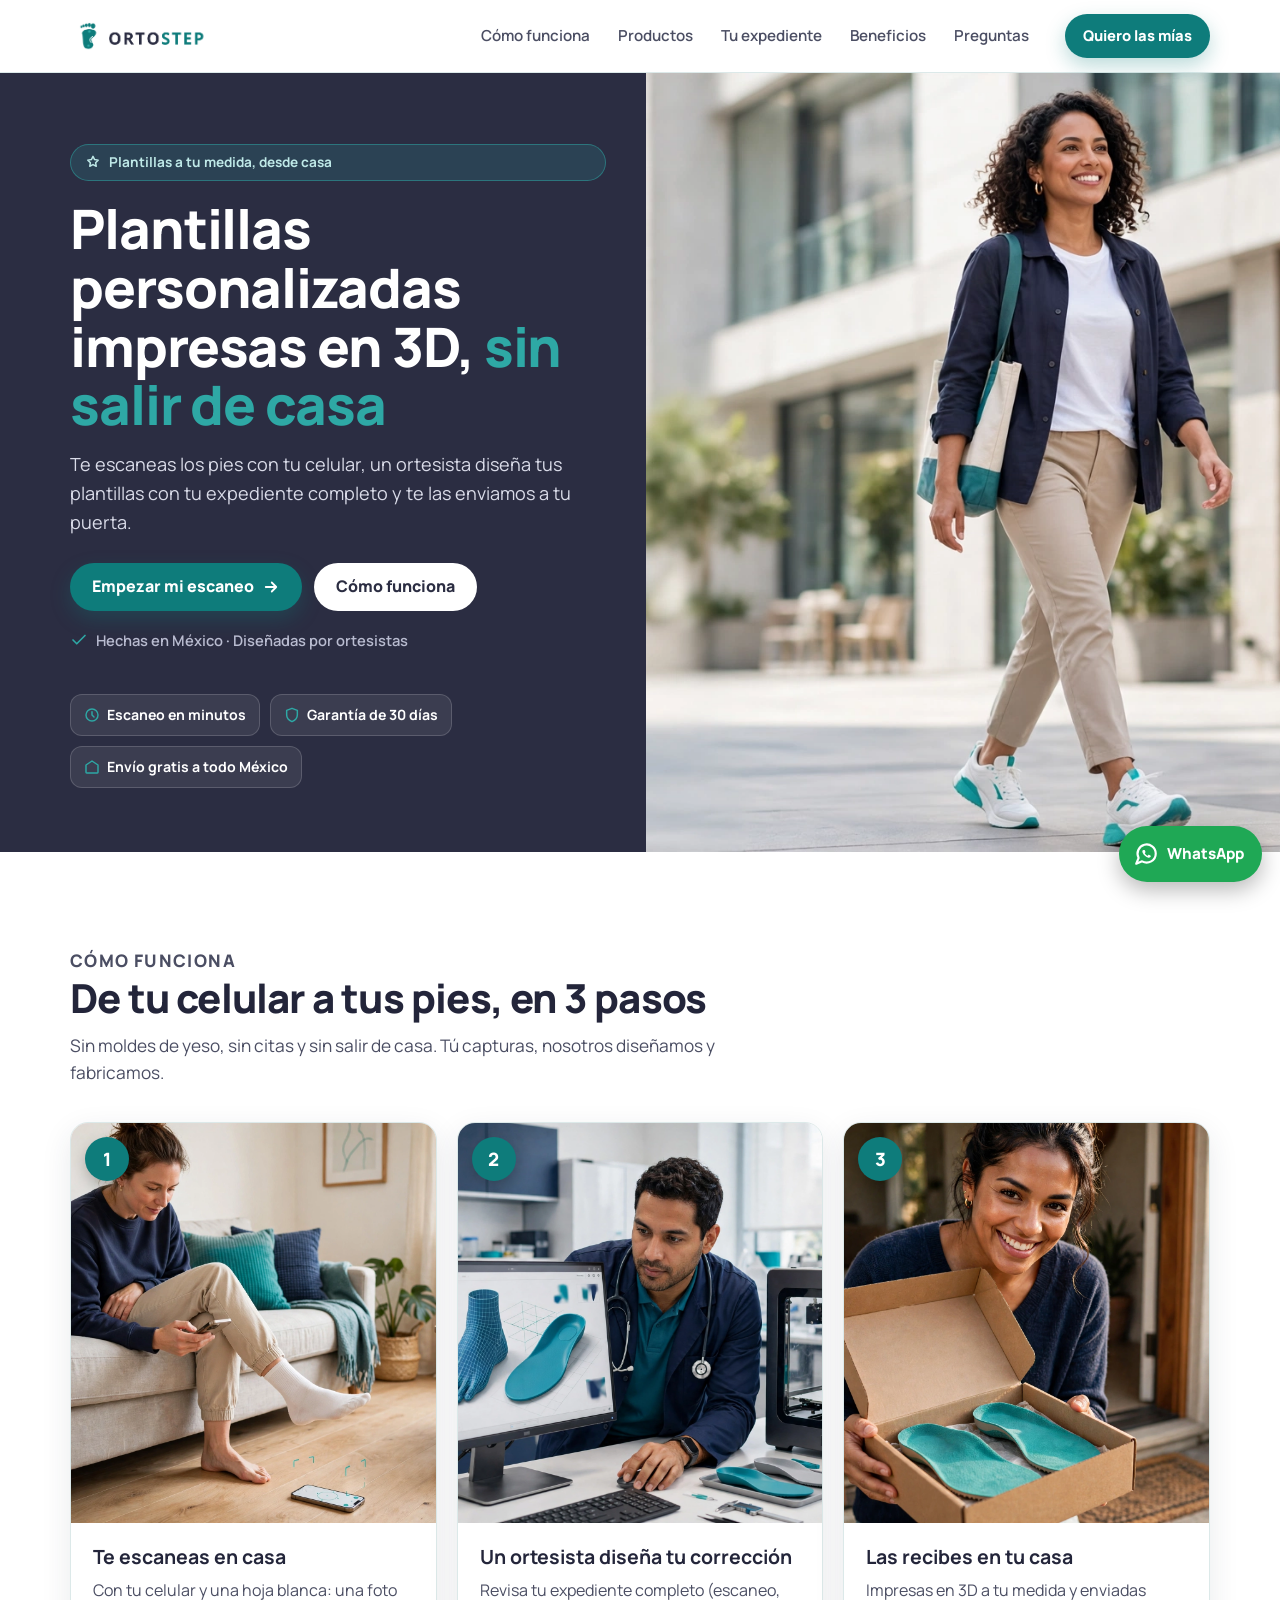
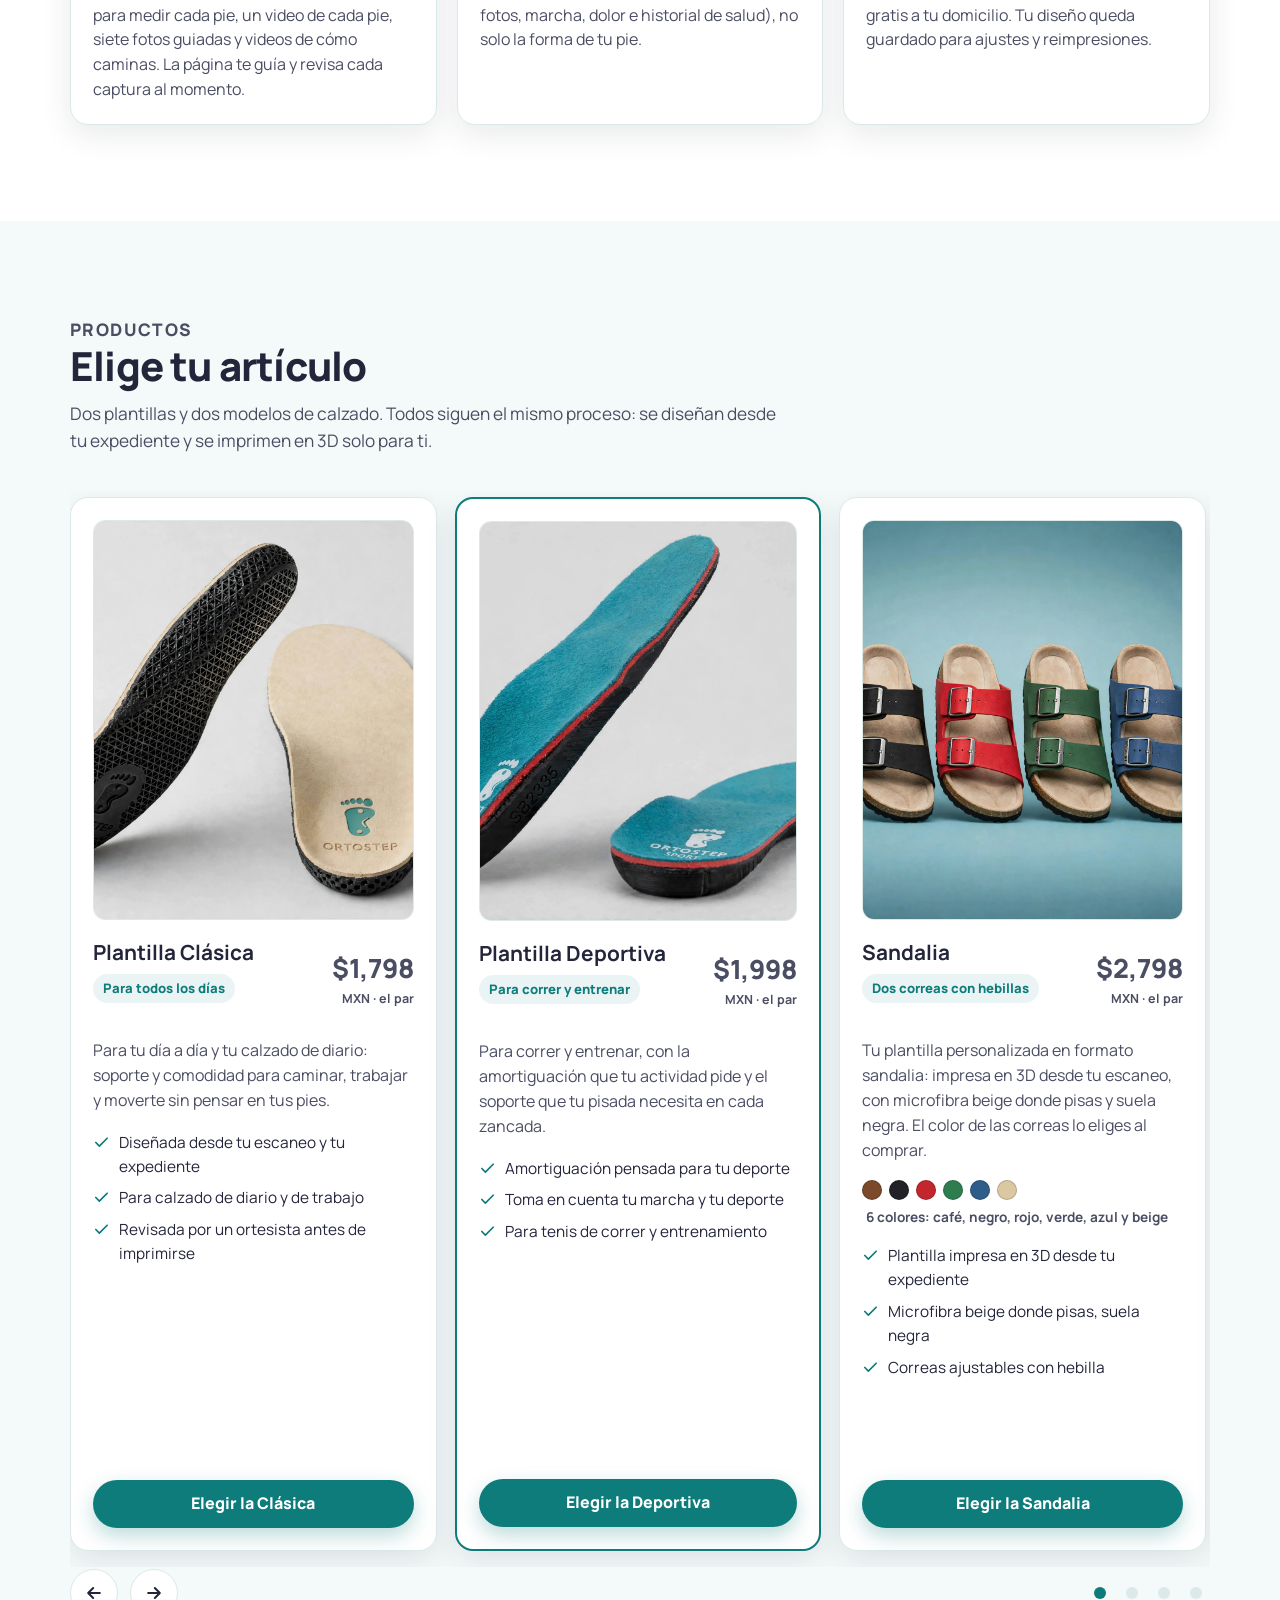
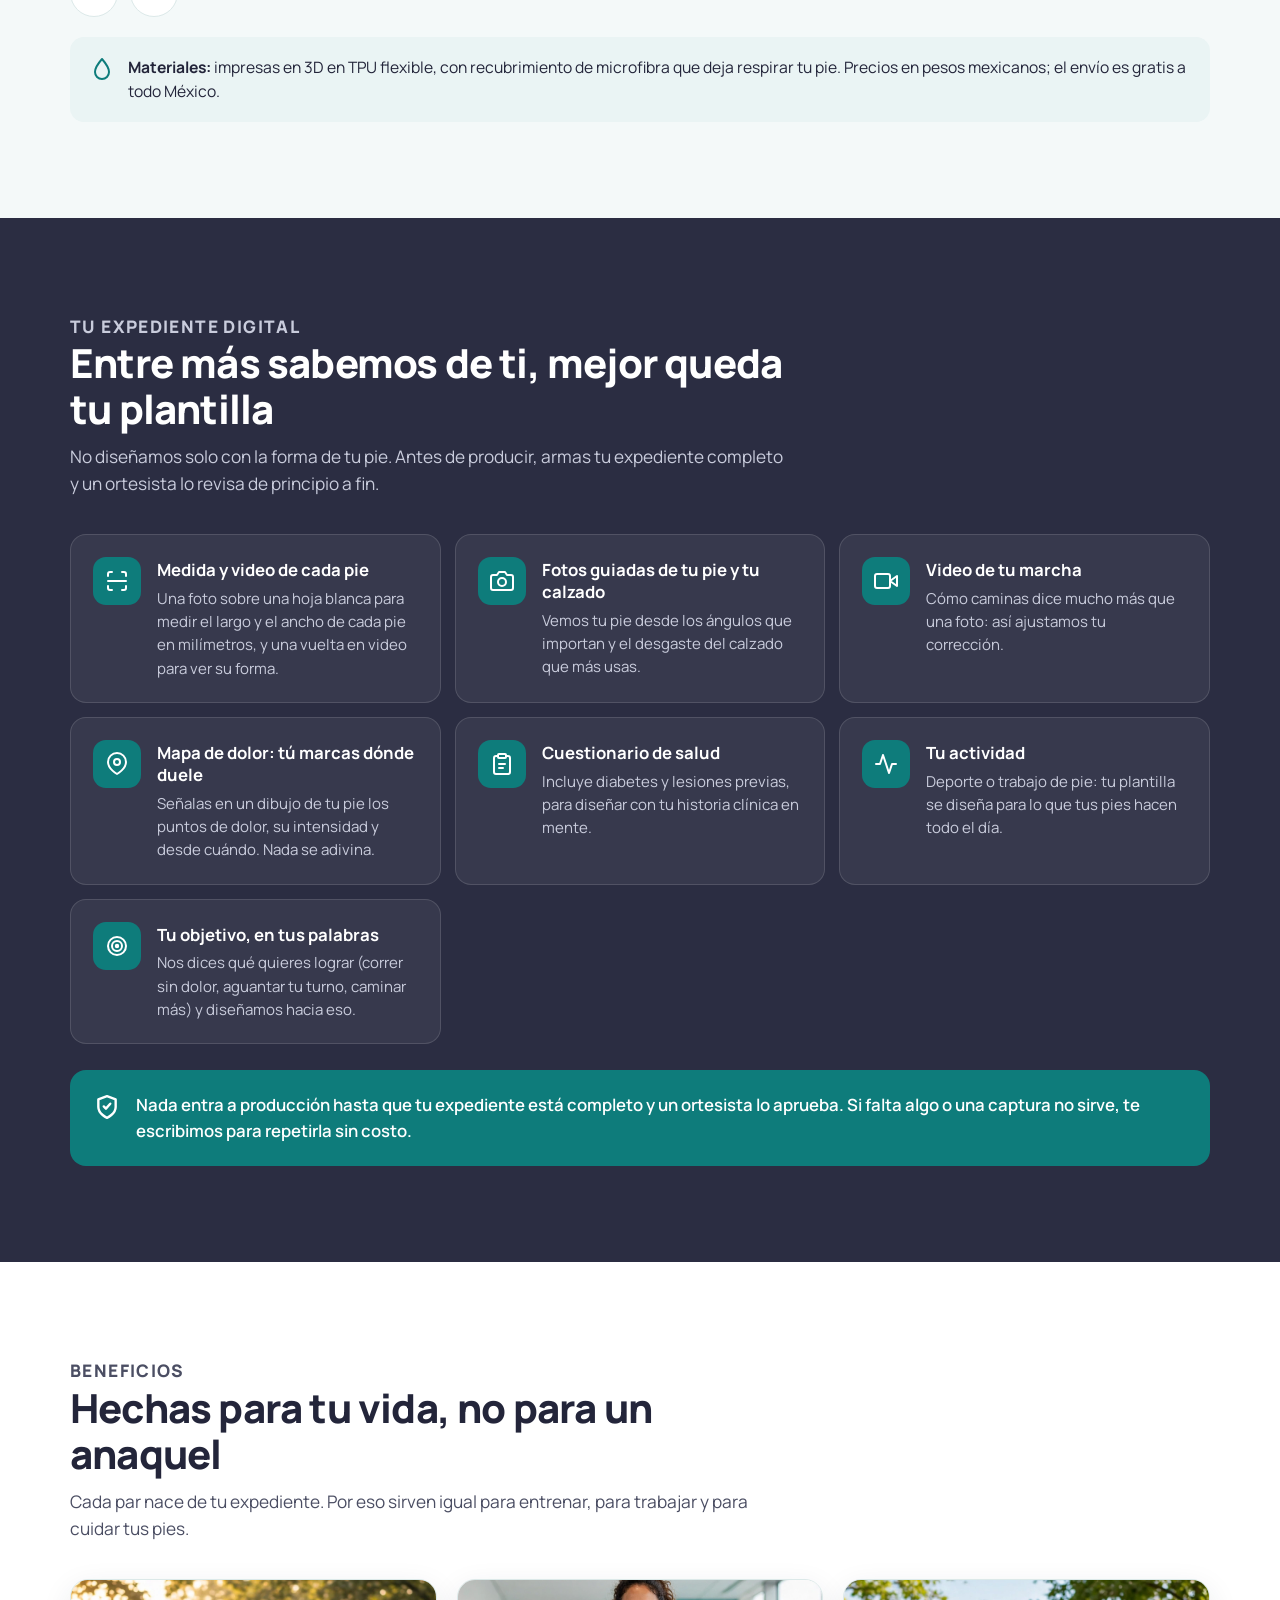
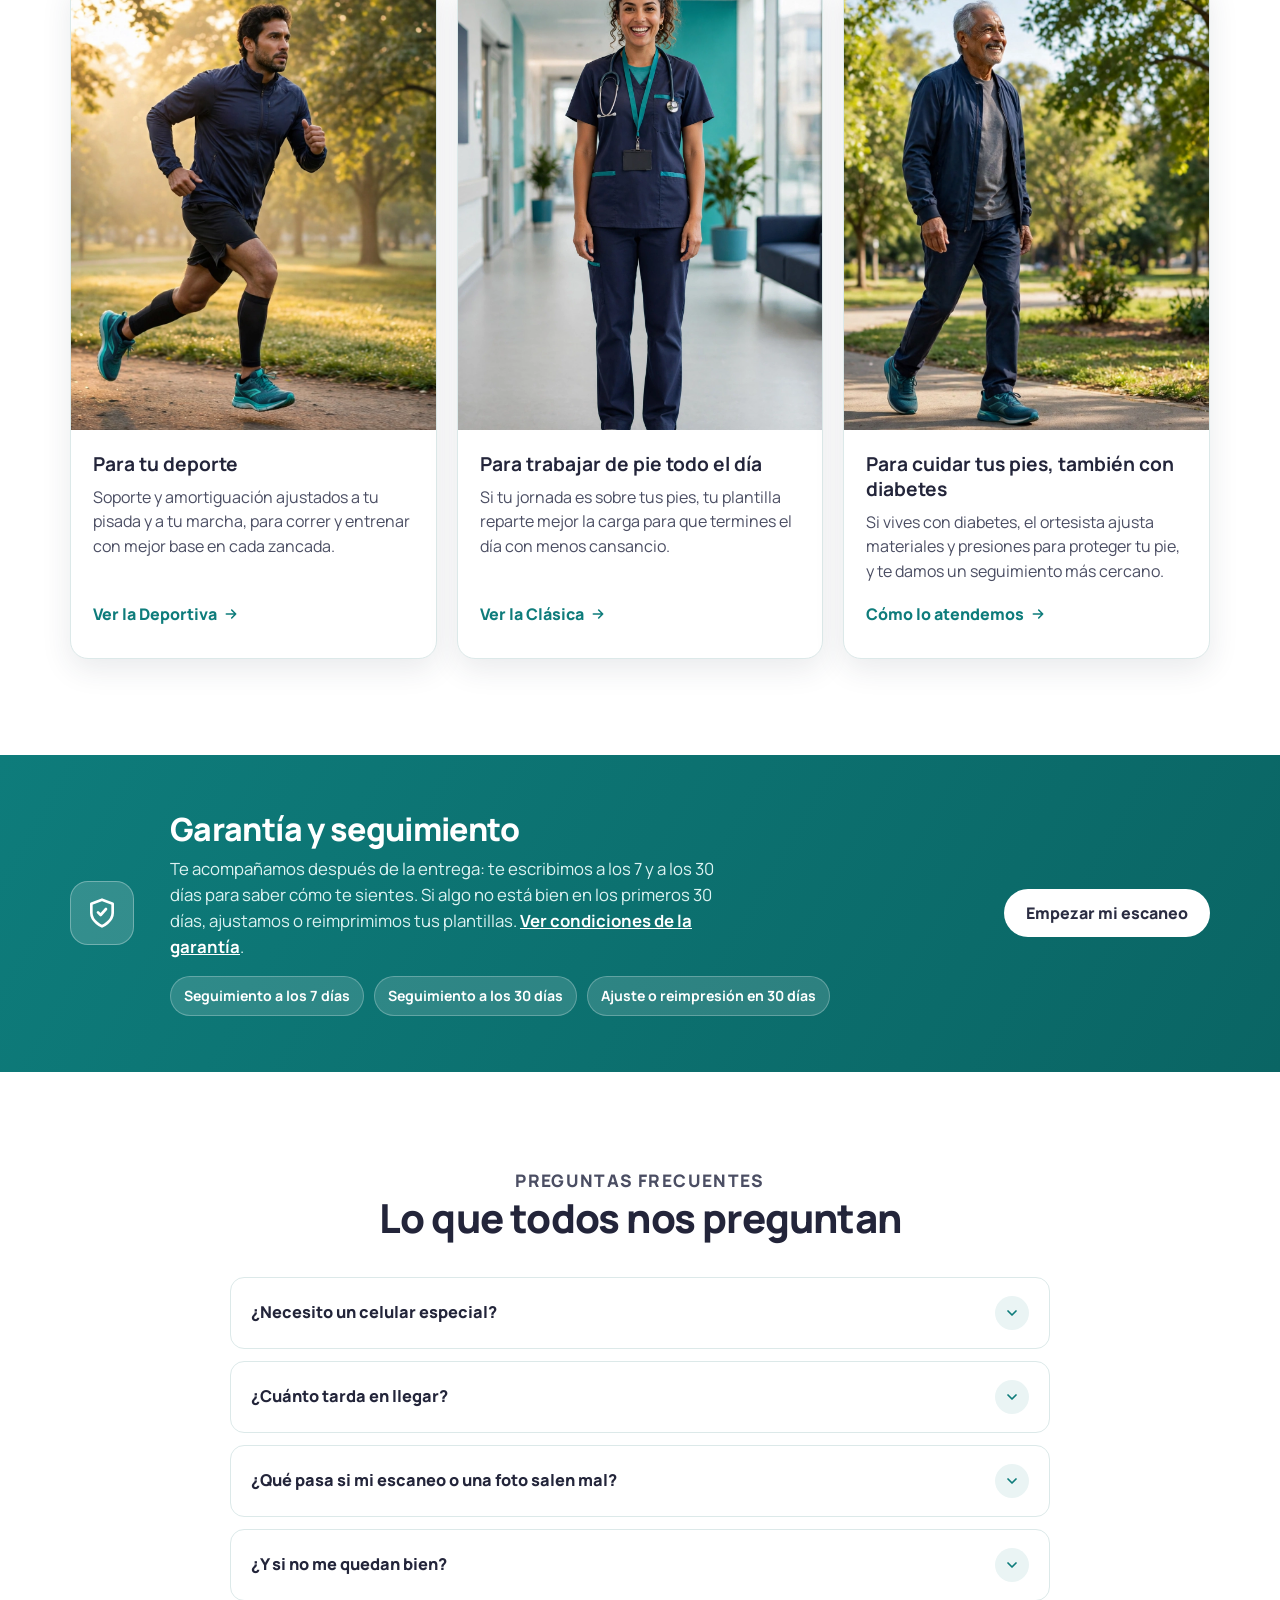
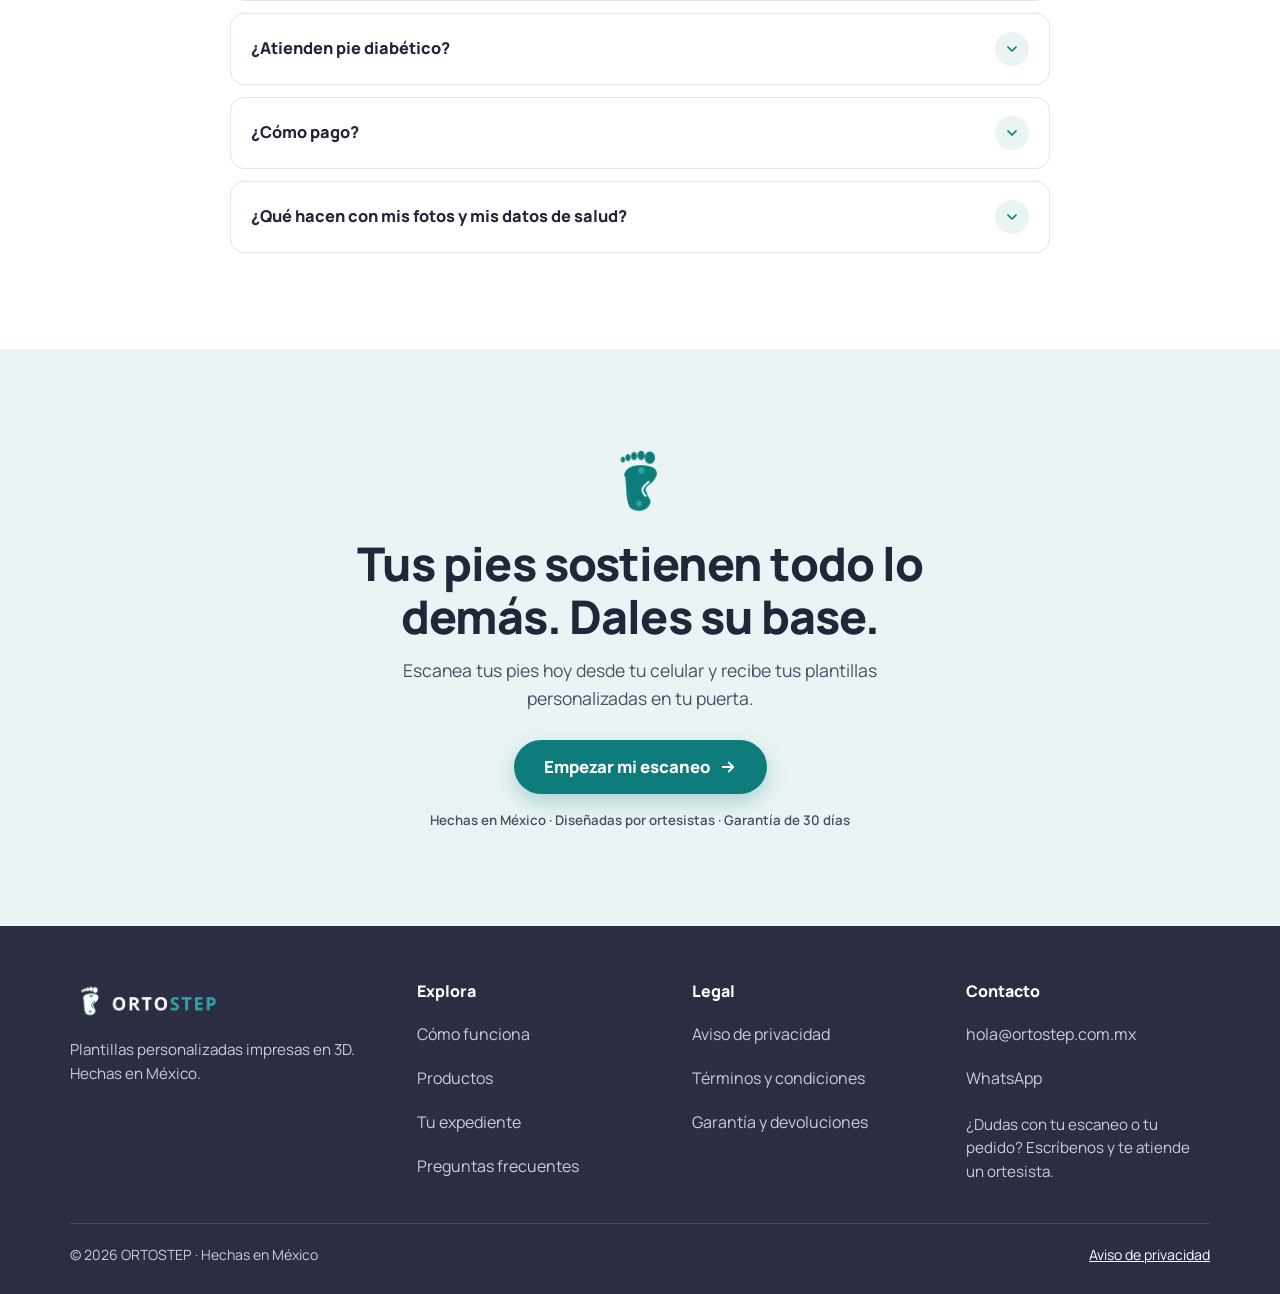
<file: index.html>
<!doctype html>
<html lang="es-MX">
<head>
<meta charset="utf-8" />
<meta name="viewport" content="width=device-width, initial-scale=1, viewport-fit=cover" />
<meta name="color-scheme" content="light dark" />
<meta name="theme-color" content="#2B2D42" />
<title>ORTOSTEP · Plantillas personalizadas impresas en 3D desde casa</title>
<meta name="description" content="Plantillas ortopédicas personalizadas impresas en 3D, sin salir de casa. Te escaneas los pies con tu celular, un ortesista diseña tus plantillas con tu expediente y te las enviamos gratis a todo México." />
<link rel="canonical" href="https://ortostep.com.mx/" />
<meta property="og:type" content="website" />
<meta property="og:locale" content="es_MX" />
<meta property="og:site_name" content="ORTOSTEP" />
<meta property="og:title" content="ORTOSTEP · Plantillas personalizadas impresas en 3D desde casa" />
<meta property="og:description" content="Te escaneas con tu celular, un ortesista diseña tus plantillas y llegan a tu puerta. Envío gratis a todo México." />
<meta property="og:url" content="https://ortostep.com.mx/" />
<meta property="og:image" content="https://ortostep.com.mx/assets/img/portada.webp" />
<meta name="twitter:card" content="summary_large_image" />
<link rel="icon" type="image/png" href="assets/img/favicon.png" />
<link rel="apple-touch-icon" href="assets/img/favicon.png" />
<link rel="preconnect" href="https://fonts.googleapis.com" />
<link rel="preconnect" href="https://fonts.gstatic.com" crossorigin />
<link href="https://fonts.googleapis.com/css2?family=Manrope:wght@400;500;600;700;800&display=swap" rel="stylesheet" />
<link rel="preload" as="image" href="assets/img/portada.webp" />
<link rel="stylesheet" href="assets/css/styles.css" />
<script type="application/ld+json">
{
  "@context": "https://schema.org",
  "@type": "Organization",
  "name": "ORTOSTEP",
  "url": "https://ortostep.com.mx/",
  "logo": "https://ortostep.com.mx/assets/img/logo.png",
  "email": "hola@ortostep.com.mx"
}
</script>
</head>
<body>
<a class="skip" href="#inicio">Saltar al contenido</a>

<header class="site-header">
  <div class="wrap header-in">
    <a class="brand" href="#inicio" aria-label="ORTOSTEP, ir al inicio">
      <img class="logo-light" src="assets/img/logo.png" alt="ORTOSTEP" width="138" height="42" />
      <img class="logo-dark" src="assets/img/logo-oscuro.png" alt="ORTOSTEP" width="138" height="42" />
    </a>
    <nav class="main-nav" aria-label="Navegación principal">
      <ul>
        <li><a href="#como-funciona">Cómo funciona</a></li>
        <li><a href="#productos">Productos</a></li>
        <li><a href="#expediente">Tu expediente</a></li>
        <li><a href="#beneficios">Beneficios</a></li>
        <li><a href="#preguntas">Preguntas</a></li>
      </ul>
    </nav>
    <div class="header-cta">
      <button type="button" class="btn btn-teal btn-sm" data-flow-open data-product="clasica">Quiero las mías</button>
    </div>
    <button type="button" class="menu-btn" id="menuBtn" aria-label="Abrir menú" aria-expanded="false" aria-controls="mobileNav">
      <svg width="22" height="22" viewBox="0 0 24 24" fill="none" stroke="currentColor" stroke-width="2.2" stroke-linecap="round" aria-hidden="true"><line x1="3" y1="6" x2="21" y2="6"/><line x1="3" y1="12" x2="21" y2="12"/><line x1="3" y1="18" x2="21" y2="18"/></svg>
    </button>
  </div>
  <nav class="mobile-nav" id="mobileNav" aria-label="Menú móvil">
    <a href="#como-funciona">Cómo funciona</a>
    <a href="#productos">Productos</a>
    <a href="#expediente">Tu expediente</a>
    <a href="#beneficios">Beneficios</a>
    <a href="#preguntas">Preguntas</a>
  </nav>
</header>

<main id="inicio" tabindex="-1">

  <!-- PORTADA -->
  <section class="hero" aria-label="Portada">
    <div class="hero-grid">
      <div class="hero-copy">
        <span class="hero-kicker">
          <svg width="16" height="16" viewBox="0 0 24 24" fill="none" stroke="currentColor" stroke-width="2.2" stroke-linecap="round" stroke-linejoin="round" aria-hidden="true"><path d="M12 2l2.4 4.9 5.4.8-3.9 3.8 1 5.4-4.9-2.6-4.9 2.6 1-5.4L4.2 7.7l5.4-.8z"/></svg>
          Plantillas a tu medida, desde casa
        </span>
        <h1>Plantillas personalizadas impresas en 3D, <em>sin salir de casa</em></h1>
        <p class="lead">Te escaneas los pies con tu celular, un ortesista diseña tus plantillas con tu expediente completo y te las enviamos a tu puerta.</p>
        <div class="hero-actions">
          <button type="button" class="btn btn-teal" data-flow-open data-product="clasica">Empezar mi escaneo
            <svg width="18" height="18" viewBox="0 0 24 24" fill="none" stroke="currentColor" stroke-width="2.4" stroke-linecap="round" stroke-linejoin="round" aria-hidden="true"><path d="M5 12h14M13 6l6 6-6 6"/></svg>
          </button>
          <a class="btn btn-white" href="#como-funciona">Cómo funciona</a>
        </div>
        <p class="hero-note">
          <svg width="18" height="18" viewBox="0 0 24 24" fill="none" stroke="currentColor" stroke-width="2.2" stroke-linecap="round" stroke-linejoin="round" aria-hidden="true"><path d="M20 6L9 17l-5-5"/></svg>
          Hechas en México · Diseñadas por ortesistas
        </p>
        <div class="hero-badges">
          <span><svg width="16" height="16" viewBox="0 0 24 24" fill="none" stroke="currentColor" stroke-width="2.2" stroke-linecap="round" aria-hidden="true"><circle cx="12" cy="12" r="9"/><path d="M12 7v5l3 3"/></svg> Escaneo en minutos</span>
          <span><svg width="16" height="16" viewBox="0 0 24 24" fill="none" stroke="currentColor" stroke-width="2.2" stroke-linecap="round" stroke-linejoin="round" aria-hidden="true"><path d="M12 22s8-3.6 8-10V5l-8-3-8 3v7c0 6.4 8 10 8 10z"/></svg> Garantía de 30 días</span>
          <span><svg width="16" height="16" viewBox="0 0 24 24" fill="none" stroke="currentColor" stroke-width="2.2" stroke-linecap="round" stroke-linejoin="round" aria-hidden="true"><path d="M3 9l9-6 9 6v11a1 1 0 0 1-1 1H4a1 1 0 0 1-1-1z"/></svg> Envío gratis a todo México</span>
        </div>
      </div>
      <div class="hero-media">
        <img src="assets/img/portada.webp" alt="Mujer caminando con comodidad por la ciudad con calzado deportivo" fetchpriority="high" />
      </div>
    </div>
  </section>

  <!-- CÓMO FUNCIONA -->
  <section class="section" id="como-funciona">
    <div class="wrap">
      <div class="section-head">
        <p class="eyebrow">Cómo funciona</p>
        <h2>De tu celular a tus pies, en 3 pasos</h2>
        <p>Sin moldes de yeso, sin citas y sin salir de casa. Tú capturas, nosotros diseñamos y fabricamos.</p>
      </div>
      <div class="steps">
        <article class="step-card">
          <figure>
            <img src="assets/img/paso-1-escaneo.webp" alt="Persona escaneando su pie en casa con su celular" loading="lazy" width="600" height="400" />
            <span class="step-num" aria-hidden="true">1</span>
          </figure>
          <div class="step-body">
            <h3>Te escaneas en casa</h3>
            <p>Con tu celular y una hoja blanca: una foto para medir cada pie, un video de cada pie, siete fotos guiadas y videos de cómo caminas. La página te guía y revisa cada captura al momento.</p>
          </div>
        </article>
        <article class="step-card">
          <figure>
            <img src="assets/img/paso-2-ortesista.webp" alt="Ortesista diseñando una plantilla en 3D en la computadora" loading="lazy" width="600" height="400" />
            <span class="step-num" aria-hidden="true">2</span>
          </figure>
          <div class="step-body">
            <h3>Un ortesista diseña tu corrección</h3>
            <p>Revisa tu expediente completo (escaneo, fotos, marcha, dolor e historial de salud), no solo la forma de tu pie.</p>
          </div>
        </article>
        <article class="step-card">
          <figure>
            <img src="assets/img/paso-3-entrega.webp" alt="Entrega de las plantillas ORTOSTEP en la puerta de casa" loading="lazy" width="600" height="400" />
            <span class="step-num" aria-hidden="true">3</span>
          </figure>
          <div class="step-body">
            <h3>Las recibes en tu casa</h3>
            <p>Impresas en 3D a tu medida y enviadas gratis a tu domicilio. Tu diseño queda guardado para ajustes y reimpresiones.</p>
          </div>
        </article>
      </div>
    </div>
  </section>

  <!-- PRODUCTOS -->
  <section class="section section-soft" id="productos">
    <div class="wrap">
      <div class="section-head">
        <p class="eyebrow">Productos</p>
        <h2>Elige tu artículo</h2>
        <p>Dos plantillas y dos modelos de calzado. Todos siguen el mismo proceso: se diseñan desde tu expediente y se imprimen en 3D solo para ti.</p>
      </div>
      <div class="carousel" id="carreteProductos" aria-roledescription="carrusel" aria-label="Productos">
        <div class="car-track" id="carTrack" tabindex="0" aria-label="Lista de productos, desliza para ver más">
          <article class="product-card car-card" id="prod-clasica" aria-label="Plantilla Clásica">
            <img class="car-img" src="assets/img/producto-clasica.webp" alt="Par de plantillas ORTOSTEP impresas en 3D con recubrimiento de microfibra" loading="lazy" width="640" height="400" />
            <div class="product-top">
              <div>
                <h3>Plantilla Clásica</h3>
                <span class="product-tag">Para todos los días</span>
              </div>
              <p class="price">$1,798 <small>MXN · el par</small></p>
            </div>
            <p>Para tu día a día y tu calzado de diario: soporte y comodidad para caminar, trabajar y moverte sin pensar en tus pies.</p>
            <ul>
              <li><svg width="17" height="17" viewBox="0 0 24 24" fill="none" stroke="currentColor" stroke-width="2.4" stroke-linecap="round" stroke-linejoin="round" aria-hidden="true"><path d="M20 6L9 17l-5-5"/></svg> Diseñada desde tu escaneo y tu expediente</li>
              <li><svg width="17" height="17" viewBox="0 0 24 24" fill="none" stroke="currentColor" stroke-width="2.4" stroke-linecap="round" stroke-linejoin="round" aria-hidden="true"><path d="M20 6L9 17l-5-5"/></svg> Para calzado de diario y de trabajo</li>
              <li><svg width="17" height="17" viewBox="0 0 24 24" fill="none" stroke="currentColor" stroke-width="2.4" stroke-linecap="round" stroke-linejoin="round" aria-hidden="true"><path d="M20 6L9 17l-5-5"/></svg> Revisada por un ortesista antes de imprimirse</li>
            </ul>
            <button type="button" class="btn btn-teal btn-block" data-flow-open data-product="clasica">Elegir la Clásica</button>
          </article>
          <article class="product-card featured car-card" id="prod-deportiva" aria-label="Plantilla Deportiva">
            <img class="car-img" src="assets/img/producto-deportiva.webp" alt="Par de plantillas deportivas ORTOSTEP impresas en 3D" loading="lazy" width="640" height="400" />
            <div class="product-top">
              <div>
                <h3>Plantilla Deportiva</h3>
                <span class="product-tag">Para correr y entrenar</span>
              </div>
              <p class="price">$1,998 <small>MXN · el par</small></p>
            </div>
            <p>Para correr y entrenar, con la amortiguación que tu actividad pide y el soporte que tu pisada necesita en cada zancada.</p>
            <ul>
              <li><svg width="17" height="17" viewBox="0 0 24 24" fill="none" stroke="currentColor" stroke-width="2.4" stroke-linecap="round" stroke-linejoin="round" aria-hidden="true"><path d="M20 6L9 17l-5-5"/></svg> Amortiguación pensada para tu deporte</li>
              <li><svg width="17" height="17" viewBox="0 0 24 24" fill="none" stroke="currentColor" stroke-width="2.4" stroke-linecap="round" stroke-linejoin="round" aria-hidden="true"><path d="M20 6L9 17l-5-5"/></svg> Toma en cuenta tu marcha y tu deporte</li>
              <li><svg width="17" height="17" viewBox="0 0 24 24" fill="none" stroke="currentColor" stroke-width="2.4" stroke-linecap="round" stroke-linejoin="round" aria-hidden="true"><path d="M20 6L9 17l-5-5"/></svg> Para tenis de correr y entrenamiento</li>
            </ul>
            <button type="button" class="btn btn-teal btn-block" data-flow-open data-product="deportiva">Elegir la Deportiva</button>
          </article>
          <article class="product-card car-card" id="prod-sandalia" aria-label="Sandalia">
            <img class="car-img" src="assets/img/producto-sandalia.webp" alt="Sandalia ORTOSTEP de dos correas con hebillas, en seis colores" loading="lazy" width="640" height="400" />
            <div class="product-top">
              <div>
                <h3>Sandalia</h3>
                <span class="product-tag">Dos correas con hebillas</span>
              </div>
              <p class="price">$2,798 <small>MXN · el par</small></p>
            </div>
            <p>Tu plantilla personalizada en formato sandalia: impresa en 3D desde tu escaneo, con microfibra beige donde pisas y suela negra. El color de las correas lo eliges al comprar.</p>
            <div class="color-dots">
              <i style="background:#7A4A2B" title="Café"></i><i style="background:#232228" title="Negro"></i><i style="background:#C1272D" title="Rojo"></i><i style="background:#2E7D4F" title="Verde"></i><i style="background:#2F5D8A" title="Azul"></i><i style="background:#DCC7A3" title="Beige"></i>
              <span>6 colores: café, negro, rojo, verde, azul y beige</span>
            </div>
            <ul>
              <li><svg width="17" height="17" viewBox="0 0 24 24" fill="none" stroke="currentColor" stroke-width="2.4" stroke-linecap="round" stroke-linejoin="round" aria-hidden="true"><path d="M20 6L9 17l-5-5"/></svg> Plantilla impresa en 3D desde tu expediente</li>
              <li><svg width="17" height="17" viewBox="0 0 24 24" fill="none" stroke="currentColor" stroke-width="2.4" stroke-linecap="round" stroke-linejoin="round" aria-hidden="true"><path d="M20 6L9 17l-5-5"/></svg> Microfibra beige donde pisas, suela negra</li>
              <li><svg width="17" height="17" viewBox="0 0 24 24" fill="none" stroke="currentColor" stroke-width="2.4" stroke-linecap="round" stroke-linejoin="round" aria-hidden="true"><path d="M20 6L9 17l-5-5"/></svg> Correas ajustables con hebilla</li>
            </ul>
            <button type="button" class="btn btn-teal btn-block" data-flow-open data-product="sandalia">Elegir la Sandalia</button>
          </article>
          <article class="product-card car-card" id="prod-bostoniana" aria-label="Bostoniana">
            <img class="car-img" src="assets/img/producto-bostoniana.webp" alt="Bostoniana ORTOSTEP, modelo cerrado con una correa y hebilla, en seis colores" loading="lazy" width="640" height="400" />
            <div class="product-top">
              <div>
                <h3>Bostoniana</h3>
                <span class="product-tag">Cerrada · Una correa con hebilla</span>
              </div>
              <p class="price">$2,858 <small>MXN · el par</small></p>
            </div>
            <p>Modelo cerrado tipo Boston, con una correa y hebilla, y tu plantilla personalizada impresa en 3D: microfibra beige donde pisas y suela negra. El color del corte lo eliges al comprar.</p>
            <div class="color-dots">
              <i style="background:#7A4A2B" title="Café"></i><i style="background:#232228" title="Negro"></i><i style="background:#C1272D" title="Rojo"></i><i style="background:#2E7D4F" title="Verde"></i><i style="background:#2F5D8A" title="Azul"></i><i style="background:#DCC7A3" title="Beige"></i>
              <span>6 colores: café, negro, rojo, verde, azul y beige</span>
            </div>
            <ul>
              <li><svg width="17" height="17" viewBox="0 0 24 24" fill="none" stroke="currentColor" stroke-width="2.4" stroke-linecap="round" stroke-linejoin="round" aria-hidden="true"><path d="M20 6L9 17l-5-5"/></svg> Plantilla impresa en 3D desde tu expediente</li>
              <li><svg width="17" height="17" viewBox="0 0 24 24" fill="none" stroke="currentColor" stroke-width="2.4" stroke-linecap="round" stroke-linejoin="round" aria-hidden="true"><path d="M20 6L9 17l-5-5"/></svg> Microfibra beige donde pisas, suela negra</li>
              <li><svg width="17" height="17" viewBox="0 0 24 24" fill="none" stroke="currentColor" stroke-width="2.4" stroke-linecap="round" stroke-linejoin="round" aria-hidden="true"><path d="M20 6L9 17l-5-5"/></svg> Cerrada, cómoda para todo el día</li>
            </ul>
            <button type="button" class="btn btn-teal btn-block" data-flow-open data-product="bostoniana">Elegir la Bostoniana</button>
          </article>
        </div>
        <div class="car-nav">
          <button type="button" class="car-btn" id="carPrev" aria-label="Producto anterior">
            <svg width="20" height="20" viewBox="0 0 24 24" fill="none" stroke="currentColor" stroke-width="2.4" stroke-linecap="round" stroke-linejoin="round" aria-hidden="true"><path d="M19 12H5M11 18l-6-6 6-6"/></svg>
          </button>
          <button type="button" class="car-btn" id="carNext" aria-label="Producto siguiente">
            <svg width="20" height="20" viewBox="0 0 24 24" fill="none" stroke="currentColor" stroke-width="2.4" stroke-linecap="round" stroke-linejoin="round" aria-hidden="true"><path d="M5 12h14M13 6l6 6-6 6"/></svg>
          </button>
          <div class="car-dots" id="carDots" role="group" aria-label="Ir a un producto"></div>
        </div>
      </div>
      <div class="material-note">
        <svg width="24" height="24" viewBox="0 0 24 24" fill="none" stroke="currentColor" stroke-width="2" stroke-linecap="round" stroke-linejoin="round" aria-hidden="true"><path d="M12 2C12 2 5 10 5 15a7 7 0 0 0 14 0C19 10 12 2 12 2z"/></svg>
        <p><strong>Materiales:</strong> impresas en 3D en TPU flexible, con recubrimiento de microfibra que deja respirar tu pie. Precios en pesos mexicanos; el envío es gratis a todo México.</p>
      </div>
    </div>
  </section>

  <!-- TU EXPEDIENTE DIGITAL -->
  <section class="section expediente" id="expediente">
    <div class="wrap">
      <div class="section-head">
        <p class="eyebrow">Tu expediente digital</p>
        <h2>Entre más sabemos de ti, mejor queda tu plantilla</h2>
        <p>No diseñamos solo con la forma de tu pie. Antes de producir, armas tu expediente completo y un ortesista lo revisa de principio a fin.</p>
      </div>
      <div class="exp-grid">
        <div class="exp-item">
          <div class="exp-icon"><svg width="24" height="24" viewBox="0 0 24 24" fill="none" stroke="currentColor" stroke-width="2" stroke-linecap="round" stroke-linejoin="round" aria-hidden="true"><path d="M3 7V5a2 2 0 0 1 2-2h2M17 3h2a2 2 0 0 1 2 2v2M21 17v2a2 2 0 0 1-2 2h-2M7 21H5a2 2 0 0 1-2-2v-2"/><path d="M3 12h18"/></svg></div>
          <div><h3>Medida y video de cada pie</h3><p>Una foto sobre una hoja blanca para medir el largo y el ancho de cada pie en milímetros, y una vuelta en video para ver su forma.</p></div>
        </div>
        <div class="exp-item">
          <div class="exp-icon"><svg width="24" height="24" viewBox="0 0 24 24" fill="none" stroke="currentColor" stroke-width="2" stroke-linecap="round" stroke-linejoin="round" aria-hidden="true"><path d="M23 19a2 2 0 0 1-2 2H3a2 2 0 0 1-2-2V8a2 2 0 0 1 2-2h4l2-3h6l2 3h4a2 2 0 0 1 2 2z"/><circle cx="12" cy="13" r="4"/></svg></div>
          <div><h3>Fotos guiadas de tu pie y tu calzado</h3><p>Vemos tu pie desde los ángulos que importan y el desgaste del calzado que más usas.</p></div>
        </div>
        <div class="exp-item">
          <div class="exp-icon"><svg width="24" height="24" viewBox="0 0 24 24" fill="none" stroke="currentColor" stroke-width="2" stroke-linecap="round" stroke-linejoin="round" aria-hidden="true"><polygon points="23 7 16 12 23 17 23 7"/><path d="M14 5H3a2 2 0 0 0-2 2v10a2 2 0 0 0 2 2h11a2 2 0 0 0 2-2V7a2 2 0 0 0-2-2z"/></svg></div>
          <div><h3>Video de tu marcha</h3><p>Cómo caminas dice mucho más que una foto: así ajustamos tu corrección.</p></div>
        </div>
        <div class="exp-item">
          <div class="exp-icon"><svg width="24" height="24" viewBox="0 0 24 24" fill="none" stroke="currentColor" stroke-width="2" stroke-linecap="round" stroke-linejoin="round" aria-hidden="true"><path d="M21 10c0 7-9 12-9 12s-9-5-9-12a9 9 0 0 1 18 0z"/><circle cx="12" cy="10" r="3"/></svg></div>
          <div><h3>Mapa de dolor: tú marcas dónde duele</h3><p>Señalas en un dibujo de tu pie los puntos de dolor, su intensidad y desde cuándo. Nada se adivina.</p></div>
        </div>
        <div class="exp-item">
          <div class="exp-icon"><svg width="24" height="24" viewBox="0 0 24 24" fill="none" stroke="currentColor" stroke-width="2" stroke-linecap="round" stroke-linejoin="round" aria-hidden="true"><path d="M16 4h2a2 2 0 0 1 2 2v14a2 2 0 0 1-2 2H6a2 2 0 0 1-2-2V6a2 2 0 0 1 2-2h2"/><rect x="8" y="2" width="8" height="4" rx="1"/><path d="M9 12h6M9 16h4"/></svg></div>
          <div><h3>Cuestionario de salud</h3><p>Incluye diabetes y lesiones previas, para diseñar con tu historia clínica en mente.</p></div>
        </div>
        <div class="exp-item">
          <div class="exp-icon"><svg width="24" height="24" viewBox="0 0 24 24" fill="none" stroke="currentColor" stroke-width="2" stroke-linecap="round" stroke-linejoin="round" aria-hidden="true"><path d="M22 12h-4l-3 9L9 3l-3 9H2"/></svg></div>
          <div><h3>Tu actividad</h3><p>Deporte o trabajo de pie: tu plantilla se diseña para lo que tus pies hacen todo el día.</p></div>
        </div>
        <div class="exp-item wide">
          <div class="exp-icon"><svg width="24" height="24" viewBox="0 0 24 24" fill="none" stroke="currentColor" stroke-width="2" stroke-linecap="round" stroke-linejoin="round" aria-hidden="true"><circle cx="12" cy="12" r="9"/><circle cx="12" cy="12" r="5"/><circle cx="12" cy="12" r="1.2" fill="currentColor"/></svg></div>
          <div><h3>Tu objetivo, en tus palabras</h3><p>Nos dices qué quieres lograr (correr sin dolor, aguantar tu turno, caminar más) y diseñamos hacia eso.</p></div>
        </div>
      </div>
      <div class="exp-close">
        <svg width="26" height="26" viewBox="0 0 24 24" fill="none" stroke="#fff" stroke-width="2.2" stroke-linecap="round" stroke-linejoin="round" aria-hidden="true"><path d="M12 22s8-3.6 8-10V5l-8-3-8 3v7c0 6.4 8 10 8 10z"/><path d="M9 11.5l2 2 4-4.5"/></svg>
        <p>Nada entra a producción hasta que tu expediente está completo y un ortesista lo aprueba. Si falta algo o una captura no sirve, te escribimos para repetirla sin costo.</p>
      </div>
    </div>
  </section>

  <!-- BENEFICIOS -->
  <section class="section" id="beneficios">
    <div class="wrap">
      <div class="section-head">
        <p class="eyebrow">Beneficios</p>
        <h2>Hechas para tu vida, no para un anaquel</h2>
        <p>Cada par nace de tu expediente. Por eso sirven igual para entrenar, para trabajar y para cuidar tus pies.</p>
      </div>
      <div class="benefits">
        <article class="benefit-card">
          <img src="assets/img/beneficio-deporte.webp" alt="Persona corriendo al aire libre con calzado deportivo" loading="lazy" width="600" height="450" />
          <div class="benefit-body">
            <h3>Para tu deporte</h3>
            <p>Soporte y amortiguación ajustados a tu pisada y a tu marcha, para correr y entrenar con mejor base en cada zancada.</p>
            <a href="#productos" data-car="1">Ver la Deportiva <svg width="16" height="16" viewBox="0 0 24 24" fill="none" stroke="currentColor" stroke-width="2.4" stroke-linecap="round" stroke-linejoin="round" aria-hidden="true"><path d="M5 12h14M13 6l6 6-6 6"/></svg></a>
          </div>
        </article>
        <article class="benefit-card">
          <img src="assets/img/beneficio-trabajo.webp" alt="Persona trabajando de pie durante su jornada" loading="lazy" width="600" height="450" />
          <div class="benefit-body">
            <h3>Para trabajar de pie todo el día</h3>
            <p>Si tu jornada es sobre tus pies, tu plantilla reparte mejor la carga para que termines el día con menos cansancio.</p>
            <a href="#productos" data-car="0">Ver la Clásica <svg width="16" height="16" viewBox="0 0 24 24" fill="none" stroke="currentColor" stroke-width="2.4" stroke-linecap="round" stroke-linejoin="round" aria-hidden="true"><path d="M5 12h14M13 6l6 6-6 6"/></svg></a>
          </div>
        </article>
        <article class="benefit-card">
          <img src="assets/img/beneficio-cuidado.webp" alt="Cuidado y revisión de los pies en casa" loading="lazy" width="600" height="450" />
          <div class="benefit-body">
            <h3>Para cuidar tus pies, también con diabetes</h3>
            <p>Si vives con diabetes, el ortesista ajusta materiales y presiones para proteger tu pie, y te damos un seguimiento más cercano.</p>
            <a href="#faq-diabetes" data-open-faq="faq-diabetes">Cómo lo atendemos <svg width="16" height="16" viewBox="0 0 24 24" fill="none" stroke="currentColor" stroke-width="2.4" stroke-linecap="round" stroke-linejoin="round" aria-hidden="true"><path d="M5 12h14M13 6l6 6-6 6"/></svg></a>
          </div>
        </article>
      </div>
    </div>
  </section>

  <!-- GARANTÍA -->
  <section class="guarantee" aria-labelledby="garantia-titulo">
    <div class="wrap guarantee-in">
      <div class="guarantee-icon" aria-hidden="true">
        <svg width="32" height="32" viewBox="0 0 24 24" fill="none" stroke="#fff" stroke-width="2" stroke-linecap="round" stroke-linejoin="round"><path d="M12 22s8-3.6 8-10V5l-8-3-8 3v7c0 6.4 8 10 8 10z"/><path d="M9 11.5l2 2 4-4.5"/></svg>
      </div>
      <div>
        <h2 id="garantia-titulo">Garantía y seguimiento</h2>
        <p>Te acompañamos después de la entrega: te escribimos a los 7 y a los 30 días para saber cómo te sientes. Si algo no está bien en los primeros 30 días, ajustamos o reimprimimos tus plantillas. <a href="terminos.html#garantia">Ver condiciones de la garantía</a>.</p>
        <div class="guarantee-points">
          <span>Seguimiento a los 7 días</span>
          <span>Seguimiento a los 30 días</span>
          <span>Ajuste o reimpresión en 30 días</span>
        </div>
      </div>
      <button type="button" class="btn btn-white" data-flow-open data-product="clasica">Empezar mi escaneo</button>
    </div>
  </section>

  <!-- PREGUNTAS -->
  <section class="section" id="preguntas">
    <div class="wrap">
      <div class="section-head center">
        <p class="eyebrow">Preguntas frecuentes</p>
        <h2>Lo que todos nos preguntan</h2>
      </div>
      <div class="faq-list">
        <details class="faq-item">
          <summary>¿Necesito un celular especial?<span class="chev" aria-hidden="true"><svg width="16" height="16" viewBox="0 0 24 24" fill="none" stroke="currentColor" stroke-width="2.6" stroke-linecap="round" stroke-linejoin="round"><path d="M6 9l6 6 6-6"/></svg></span></summary>
          <div class="faq-answer"><p>No. Funciona con cualquier celular con cámara y un navegador actualizado (Chrome o Safari), sin instalar nada. Solo necesitas una hoja blanca tamaño carta o A4 y, de preferencia, a alguien que te ayude a grabar.</p></div>
        </details>
        <details class="faq-item">
          <summary>¿Cuánto tarda en llegar?<span class="chev" aria-hidden="true"><svg width="16" height="16" viewBox="0 0 24 24" fill="none" stroke="currentColor" stroke-width="2.6" stroke-linecap="round" stroke-linejoin="round"><path d="M6 9l6 6 6-6"/></svg></span></summary>
          <!-- AJUSTA estos tiempos a tu operación real -->
          <div class="faq-answer"><p>Una vez que tu expediente está completo y confirmado tu pago, diseñamos y fabricamos tus plantillas en unos 5 a 7 días hábiles; el envío a tu domicilio tarda de 2 a 5 días hábiles más. Te avisamos por WhatsApp en cada etapa.</p></div>
        </details>
        <details class="faq-item">
          <summary>¿Qué pasa si mi escaneo o una foto salen mal?<span class="chev" aria-hidden="true"><svg width="16" height="16" viewBox="0 0 24 24" fill="none" stroke="currentColor" stroke-width="2.6" stroke-linecap="round" stroke-linejoin="round"><path d="M6 9l6 6 6-6"/></svg></span></summary>
          <div class="faq-answer"><p>La página revisa cada captura en cuanto la subes (duración, luz, nitidez, resolución, que se vean tus pies y tu cuerpo completo, y el tamaño de la hoja) y te avisa si conviene repetirla. Después, el ortesista revisa todo tu expediente; si algo no sirve, te pedimos repetirlo sin costo.</p></div>
        </details>
        <details class="faq-item">
          <summary>¿Y si no me quedan bien?<span class="chev" aria-hidden="true"><svg width="16" height="16" viewBox="0 0 24 24" fill="none" stroke="currentColor" stroke-width="2.6" stroke-linecap="round" stroke-linejoin="round"><path d="M6 9l6 6 6-6"/></svg></span></summary>
          <div class="faq-answer"><p>Tu diseño queda guardado. Durante los primeros 30 días ajustamos o reimprimimos tus plantillas según las <a href="terminos.html#garantia">condiciones de la garantía</a>.</p></div>
        </details>
        <details class="faq-item" id="faq-diabetes">
          <summary>¿Atienden pie diabético?<span class="chev" aria-hidden="true"><svg width="16" height="16" viewBox="0 0 24 24" fill="none" stroke="currentColor" stroke-width="2.6" stroke-linecap="round" stroke-linejoin="round"><path d="M6 9l6 6 6-6"/></svg></span></summary>
          <div class="faq-answer">
            <p>Sí. Si marcas diabetes en tu cuestionario, el ortesista usa materiales más suaves, reparte mejor las presiones en las zonas de riesgo y te da un seguimiento más cercano.</p>
            <p>Importante: si tienes heridas abiertas, úlceras, cambios de color o pérdida importante de sensibilidad, primero consulta a tu médico. En esos casos una valoración presencial es indispensable, y te lo diremos si vemos señales en tu expediente.</p>
          </div>
        </details>
        <details class="faq-item">
          <summary>¿Cómo pago?<span class="chev" aria-hidden="true"><svg width="16" height="16" viewBox="0 0 24 24" fill="none" stroke="currentColor" stroke-width="2.6" stroke-linecap="round" stroke-linejoin="round"><path d="M6 9l6 6 6-6"/></svg></span></summary>
          <div class="faq-answer"><p>Al confirmar tu pedido te escribimos por WhatsApp con tu folio y las opciones de pago. Tu plantilla entra a producción cuando el pago está confirmado.</p></div>
        </details>
        <details class="faq-item">
          <summary>¿Qué hacen con mis fotos y mis datos de salud?<span class="chev" aria-hidden="true"><svg width="16" height="16" viewBox="0 0 24 24" fill="none" stroke="currentColor" stroke-width="2.6" stroke-linecap="round" stroke-linejoin="round"><path d="M6 9l6 6 6-6"/></svg></span></summary>
          <div class="faq-answer"><p>Solo los usamos para diseñar, fabricar y dar seguimiento a tus plantillas. Se guardan en un sistema privado y no se comparten con fines comerciales. Consulta nuestro <a href="aviso-privacidad.html">aviso de privacidad</a>.</p></div>
        </details>
      </div>
    </div>
  </section>

  <!-- CIERRE -->
  <section class="section closing" id="empezar">
    <div class="wrap">
      <img class="icono" src="assets/img/favicon.png" alt="" width="72" height="72" loading="lazy" />
      <h2>Tus pies sostienen todo lo demás. Dales su base.</h2>
      <p>Escanea tus pies hoy desde tu celular y recibe tus plantillas personalizadas en tu puerta.</p>
      <button type="button" class="btn btn-teal btn-lg" data-flow-open data-product="clasica">Empezar mi escaneo
        <svg width="18" height="18" viewBox="0 0 24 24" fill="none" stroke="currentColor" stroke-width="2.4" stroke-linecap="round" stroke-linejoin="round" aria-hidden="true"><path d="M5 12h14M13 6l6 6-6 6"/></svg>
      </button>
      <small>Hechas en México · Diseñadas por ortesistas · Garantía de 30 días</small>
    </div>
  </section>

</main>

<!-- ============ AVISO EN COMPUTADORA ============ -->
<div class="overlay gate" id="mobileGate" hidden role="dialog" aria-modal="true" aria-labelledby="gateTitle">
  <div class="modal-card">
    <h2 id="gateTitle" tabindex="-1">El escaneo se hace con tu celular</h2>
    <p>Para grabar tus pies necesitas la cámara de tu celular. Abre esta página en él: escanea el código o escribe la dirección en su navegador.</p>
    <div class="qr-box" id="qrBox"><img src="assets/img/qr.png" alt="Código QR para abrir ORTOSTEP en tu celular" width="190" height="190" /></div>
    <p class="gate-url" id="gateUrl">ortostep.com.mx</p>
    <div class="gate-actions">
      <button type="button" class="btn btn-teal" id="gateClose">Entendido, volver a la página</button>
      <button type="button" class="btn btn-ghost btn-wrap" id="gateContinue">Ya tengo mis videos y fotos: continuar aquí</button>
    </div>
    <p class="gate-small">Si sigues aquí, podrás subir videos y fotos que ya hayas grabado con tu celular.</p>
  </div>
</div>

<!-- ============ FLUJO DE COMPRA Y CAPTURA ============ -->
<div class="overlay" id="flujoCompra" hidden role="dialog" aria-modal="true" aria-label="Compra y captura de tu expediente ORTOSTEP">
  <div class="flow-top">
    <div class="flow-top-in">
      <img class="logo-light" src="assets/img/logo.png" alt="ORTOSTEP" width="98" height="30" />
      <img class="logo-dark" src="assets/img/logo-oscuro.png" alt="ORTOSTEP" width="98" height="30" />
      <a class="flow-help" href="#" data-wa-link target="_blank" rel="noopener"><span class="hide-sm">¿Dudas? </span>WhatsApp</a>
      <button type="button" class="flow-close" id="flowClose">
        <svg width="16" height="16" viewBox="0 0 24 24" fill="none" stroke="currentColor" stroke-width="2.4" stroke-linecap="round" aria-hidden="true"><path d="M18 6L6 18M6 6l12 12"/></svg>
        Salir
      </button>
    </div>
  </div>

  <div class="flow-wrap">
    <div id="flowMain">
      <div class="flow-product">
        <div class="fp-info">
          <strong id="fpName">Plantilla Clásica</strong>
          <span id="fpPrice">$1,798 MXN · el par</span>
        </div>
        <div class="prod-switch" role="group" aria-label="Cambiar producto">
          <button type="button" data-prod="clasica" aria-pressed="true">Clásica · $1,798</button>
          <button type="button" data-prod="deportiva" aria-pressed="false">Deportiva · $1,998</button>
          <button type="button" data-prod="sandalia" aria-pressed="false">Sandalia · $2,798</button>
          <button type="button" data-prod="bostoniana" aria-pressed="false">Bostoniana · $2,858</button>
        </div>
      </div>

      <div class="color-picker" id="colorPicker" hidden>
        <p class="color-picker-label" id="colorLabel">Color del corte</p>
        <div class="radio-row" role="radiogroup" aria-labelledby="colorLabel">
          <label class="radio-pill color-pill"><input type="radio" name="upper-color" value="Café" /><span><i style="background:#7A4A2B"></i>Café</span></label>
          <label class="radio-pill color-pill"><input type="radio" name="upper-color" value="Negro" /><span><i style="background:#232228"></i>Negro</span></label>
          <label class="radio-pill color-pill"><input type="radio" name="upper-color" value="Rojo" /><span><i style="background:#C1272D"></i>Rojo</span></label>
          <label class="radio-pill color-pill"><input type="radio" name="upper-color" value="Verde" /><span><i style="background:#2E7D4F"></i>Verde</span></label>
          <label class="radio-pill color-pill"><input type="radio" name="upper-color" value="Azul" /><span><i style="background:#2F5D8A"></i>Azul</span></label>
          <label class="radio-pill color-pill"><input type="radio" name="upper-color" value="Beige" /><span><i style="background:#DCC7A3"></i>Beige</span></label>
        </div>
      </div>

      <div class="resume-banner" id="resumeBanner" hidden>
        <span id="resumeText">Retomamos tu expediente donde lo dejaste.</span>
        <button type="button" id="resetFlow">Empezar de nuevo</button>
      </div>

      <div class="flow-progress">
        <div class="fp-label"><span id="progStepName">Tus datos</span><span id="progStepCount">Paso 1 de 8</span></div>
        <div class="prog-segs" id="progSegs" aria-hidden="true"><i></i><i></i><i></i><i></i><i></i><i></i><i></i><i></i></div>
        <p class="flow-resume">
          <svg width="17" height="17" viewBox="0 0 24 24" fill="none" stroke="currentColor" stroke-width="2.2" stroke-linecap="round" aria-hidden="true"><circle cx="12" cy="12" r="9"/><path d="M12 7v5l3 3"/></svg>
          <span>Tu avance se guarda en este celular. Si tienes que salir, vuelve a esta página desde el mismo navegador y continúa donde te quedaste.</span>
        </p>
      </div>

      <div class="flow-alert" id="flowAlert" role="alert" tabindex="-1"></div>

      <!-- PASO 1 · TUS DATOS -->
      <section class="fstep active" data-step="1" aria-labelledby="h-step1">
        <p class="eyebrow">Paso 1 · Tus datos</p>
        <h2 id="h-step1">Empecemos con tus datos</h2>
        <p class="flead">Con esto abrimos tu expediente y te avisamos de cada avance por WhatsApp.</p>
        <div class="fgrid two">
          <div class="field full">
            <label for="f-nombre">Nombre completo <small>(nombre y apellido)</small></label>
            <input id="f-nombre" type="text" autocomplete="name" placeholder="Ej. Ana María López" />
          </div>
          <div class="field">
            <label for="f-edad">Edad <small>(años)</small></label>
            <input id="f-edad" type="number" inputmode="numeric" min="4" max="100" placeholder="Ej. 34" />
          </div>
          <div class="field">
            <label for="f-sexo">Sexo</label>
            <select id="f-sexo">
              <option value="">Selecciona</option>
              <option>Femenino</option>
              <option>Masculino</option>
            </select>
          </div>
          <div class="field">
            <label for="f-peso">Peso <small>(kg)</small></label>
            <input id="f-peso" type="number" inputmode="decimal" min="15" max="250" step="0.1" placeholder="Ej. 68" />
          </div>
          <div class="field">
            <label for="f-estatura">Estatura <small>(cm)</small></label>
            <input id="f-estatura" type="number" inputmode="numeric" min="80" max="230" placeholder="Ej. 165" />
          </div>
          <div class="field">
            <label for="f-correo">Correo electrónico</label>
            <input id="f-correo" type="email" autocomplete="email" inputmode="email" placeholder="tucorreo@ejemplo.com" />
          </div>
          <div class="field">
            <label for="f-whatsapp">WhatsApp <small>(10 dígitos)</small></label>
            <input id="f-whatsapp" type="tel" autocomplete="tel-national" inputmode="tel" placeholder="Ej. 55 1234 5678" />
          </div>
        </div>
        <div class="fnote">
          <svg width="22" height="22" viewBox="0 0 24 24" fill="none" stroke="currentColor" stroke-width="2" stroke-linecap="round" stroke-linejoin="round" aria-hidden="true"><circle cx="12" cy="12" r="9"/><path d="M12 8v5M12 16.5h.01"/></svg>
          <p><strong>Tu peso importa:</strong> nos ayuda a calibrar la firmeza de tu plantilla, para que el soporte sea firme donde debe serlo y suave donde tu pie lo pide.</p>
        </div>
      </section>

      <!-- PASO 2 · ESCANEO -->
      <section class="fstep" data-step="2" aria-labelledby="h-step2">
        <p class="eyebrow">Paso 2 · Tu escaneo</p>
        <h2 id="h-step2">Mide y graba cada pie</h2>
        <p class="flead">Necesitas una hoja blanca tamaño carta o A4 (detectamos sola cuál es) y, de preferencia, a alguien que te ayude. Primero una foto desde arriba para medir tu pie en milímetros; después una vuelta en video para que el ortesista vea su forma desde todos los ángulos.</p>

        <h3 class="sub-h">1. Foto para medir tu pie</h3>
        <div class="measure-guide">
          <svg class="measure-svg" viewBox="0 0 220 170" role="img" aria-label="Esquema: hoja contra la pared, talón tocando la pared, foto desde arriba">
            <rect x="0" y="0" width="220" height="16" class="ms-wall"/>
            <text x="110" y="12" text-anchor="middle" class="ms-label-w">PARED</text>
            <rect x="62" y="16" width="96" height="136" class="ms-sheet"/>
            <path d="M110 18 C96 18 88 28 87 44 C86 64 88 84 86 104 C84 122 88 138 98 144 C104 148 114 148 120 145 C132 140 137 126 135 110 C133 90 135 70 134 50 C133 30 124 18 110 18 Z" class="ms-foot"/>
            <line x1="172" y1="16" x2="172" y2="147" class="ms-dim"/>
            <text x="178" y="86" class="ms-label">largo</text>
            <circle cx="36" cy="118" r="14" class="ms-cam"/>
            <text x="36" y="146" text-anchor="middle" class="ms-label">desde arriba</text>
          </svg>
          <ol class="measure-steps">
            <li><strong>Hoja contra la pared:</strong> pega el lado corto de la hoja a la pared, sobre un piso que <strong>no sea blanco</strong>. Si tu piso es blanco, pon debajo una toalla o tela oscura.</li>
            <li><strong>Talón contra la pared:</strong> párate descalzo con el talón tocando la pared y todo el pie dentro de la hoja. Súbete el pantalón arriba del tobillo.</li>
            <li><strong>Foto desde arriba:</strong> quien te ayuda toma la foto con el celular paralelo al piso, a unos 60 u 80 cm de altura, sin flash. Que la hoja ocupe al menos la mitad de la pantalla y se vean sus 4 esquinas.</li>
          </ol>
        </div>
        <div class="capture-grid">
          <div class="upload-card measure-card" data-key="medida-der">
            <h3>Medida del pie derecho <span class="ucheck" aria-hidden="true"><svg width="20" height="20" viewBox="0 0 24 24" fill="none" stroke="currentColor" stroke-width="2.6" stroke-linecap="round" stroke-linejoin="round"><path d="M20 6L9 17l-5-5"/></svg></span></h3>
            <p>Talón contra la pared, todo el pie dentro de la hoja y las 4 esquinas a la vista.</p>
            <canvas class="mcanvas" hidden></canvas>
            <img class="uprev" alt="Vista previa de la foto de medida del pie derecho" />
            <dl class="mres" hidden></dl>
            <label class="upload-btn"><svg width="18" height="18" viewBox="0 0 24 24" fill="none" stroke="currentColor" stroke-width="2.2" stroke-linecap="round" stroke-linejoin="round" aria-hidden="true"><path d="M23 19a2 2 0 0 1-2 2H3a2 2 0 0 1-2-2V8a2 2 0 0 1 2-2h4l2-3h6l2 3h4a2 2 0 0 1 2 2z"/><circle cx="12" cy="13" r="4"/></svg> Tomar o subir foto<input type="file" accept="image/*" data-file="medida-der" /></label>
            <span class="fname"></span>
            <p class="qstatus" aria-live="polite"></p>
          </div>
          <div class="upload-card measure-card" data-key="medida-izq">
            <h3>Medida del pie izquierdo <span class="ucheck" aria-hidden="true"><svg width="20" height="20" viewBox="0 0 24 24" fill="none" stroke="currentColor" stroke-width="2.6" stroke-linecap="round" stroke-linejoin="round"><path d="M20 6L9 17l-5-5"/></svg></span></h3>
            <p>Talón contra la pared, todo el pie dentro de la hoja y las 4 esquinas a la vista.</p>
            <canvas class="mcanvas" hidden></canvas>
            <img class="uprev" alt="Vista previa de la foto de medida del pie izquierdo" />
            <dl class="mres" hidden></dl>
            <label class="upload-btn"><svg width="18" height="18" viewBox="0 0 24 24" fill="none" stroke="currentColor" stroke-width="2.2" stroke-linecap="round" stroke-linejoin="round" aria-hidden="true"><path d="M23 19a2 2 0 0 1-2 2H3a2 2 0 0 1-2-2V8a2 2 0 0 1 2-2h4l2-3h6l2 3h4a2 2 0 0 1 2 2z"/><circle cx="12" cy="13" r="4"/></svg> Tomar o subir foto<input type="file" accept="image/*" data-file="medida-izq" /></label>
            <span class="fname"></span>
            <p class="qstatus" aria-live="polite"></p>
          </div>
        </div>

        <h3 class="sub-h">2. Vuelta en video a cada pie</h3>
        <div class="demo-box" hidden><p>Así se hace: mira el ejemplo</p><video data-src="videos/ejemplo-escaneo.mp4" muted loop playsinline controls preload="none"></video></div>
        <div class="guide-cards">
          <div class="guide-card">
            <div class="gnum">1</div>
            <h3>Pie sobre la hoja</h3>
            <p>Pon la hoja en el piso, lejos de la pared, y apoya encima tu pie descalzo con tu peso normal.</p>
          </div>
          <div class="guide-card">
            <div class="gnum">2</div>
            <h3>Vuelta completa, despacio</h3>
            <p>Quien te ayuda sostiene el celular a la altura de la rodilla, apuntando al pie, y da una vuelta completa en 15 a 30 segundos. Tu pie no se mueve; la cámara da la vuelta. Que la hoja se vea siempre.</p>
          </div>
          <div class="guide-card">
            <div class="gnum">3</div>
            <h3>Repite con el otro pie</h3>
            <p>Haz lo mismo con el otro pie. Revisamos cada video en cuanto termina: si algo sale mal, lo repites aquí mismo.</p>
          </div>
        </div>
        <div class="capture-grid">
          <div class="capture-card" id="scanCard-derecho" data-side="derecho">
            <h3>Pie derecho <span class="ucheck" aria-hidden="true"><svg width="20" height="20" viewBox="0 0 24 24" fill="none" stroke="currentColor" stroke-width="2.6" stroke-linecap="round" stroke-linejoin="round"><path d="M20 6L9 17l-5-5"/></svg></span></h3>
            <p>Descalzo, sobre la hoja y con buena luz.</p>
            <div class="rec">
              <video class="rec-live" playsinline muted></video>
              <p class="rec-guide" aria-live="polite"></p>
              <div class="rec-bar"><i></i></div>
              <p class="rec-time"></p>
              <button type="button" class="btn btn-teal btn-sm rec-stop" disabled>Terminar grabación</button>
            </div>
            <video class="uprev" controls playsinline muted></video>
            <button type="button" class="btn btn-teal btn-sm" data-scan="derecho">Grabar con la cámara</button>
            <div class="link-alt"><label class="upload-btn">o sube un video que ya grabaste<input type="file" accept="video/*" data-file="scan-derecho" /></label></div>
            <p class="qstatus" aria-live="polite"></p>
          </div>
          <div class="capture-card" id="scanCard-izquierdo" data-side="izquierdo">
            <h3>Pie izquierdo <span class="ucheck" aria-hidden="true"><svg width="20" height="20" viewBox="0 0 24 24" fill="none" stroke="currentColor" stroke-width="2.6" stroke-linecap="round" stroke-linejoin="round"><path d="M20 6L9 17l-5-5"/></svg></span></h3>
            <p>Descalzo, sobre la hoja y con buena luz.</p>
            <div class="rec">
              <video class="rec-live" playsinline muted></video>
              <p class="rec-guide" aria-live="polite"></p>
              <div class="rec-bar"><i></i></div>
              <p class="rec-time"></p>
              <button type="button" class="btn btn-teal btn-sm rec-stop" disabled>Terminar grabación</button>
            </div>
            <video class="uprev" controls playsinline muted></video>
            <button type="button" class="btn btn-teal btn-sm" data-scan="izquierdo">Grabar con la cámara</button>
            <div class="link-alt"><label class="upload-btn">o sube un video que ya grabaste<input type="file" accept="video/*" data-file="scan-izquierdo" /></label></div>
            <p class="qstatus" aria-live="polite"></p>
          </div>
        </div>

        <div class="box measure">
          <div>
            <h3>Tus medidas</h3>
            <p class="hint" style="margin:0">Revisa que la talla sugerida coincida con la que usas. El ortesista confirma todo con tus fotos y videos.</p>
          </div>
          <div class="fgrid two">
            <div class="field">
              <label for="f-largo">Largo de tu pie más largo <small>(cm)</small></label>
              <input id="f-largo" type="number" inputmode="decimal" min="12" max="35" step="0.1" placeholder="Se llena con tu foto de medida" />
              <p class="hint">Lo llenamos con tus fotos de medida. Si la medición no funcionó, mide con una regla desde la pared hasta tu dedo más largo.</p>
              <p class="suggest" id="tallaSuggest" aria-live="polite"><span></span><button type="button" id="useSuggest">Usar esta talla</button></p>
            </div>
            <div class="field">
              <label for="f-talla">Tu talla de calzado <small>(MX)</small></label>
              <select id="f-talla">
                <option value="">Selecciona tu talla</option>
                <option>21</option><option>21.5</option><option>22</option><option>22.5</option><option>23</option><option>23.5</option><option>24</option><option>24.5</option><option>25</option><option>25.5</option><option>26</option><option>26.5</option><option>27</option><option>27.5</option><option>28</option><option>28.5</option><option>29</option><option>29.5</option><option>30</option><option>31</option>
                <option value="Otra">Otra talla (te contactamos)</option>
              </select>
            </div>
            <div class="field full">
              <span class="label" id="arcoLabel">¿Cómo es tu arco?</span>
              <div class="radio-row" role="radiogroup" aria-labelledby="arcoLabel">
                <label class="radio-pill"><input type="radio" name="arco" value="Bajo o plano" /><span>Bajo o plano</span></label>
                <label class="radio-pill"><input type="radio" name="arco" value="Medio" /><span>Medio</span></label>
                <label class="radio-pill"><input type="radio" name="arco" value="Alto" /><span>Alto</span></label>
                <label class="radio-pill"><input type="radio" name="arco" value="No sé" /><span>No sé</span></label>
              </div>
              <p class="hint">Si no sabes, elige «No sé»: el ortesista lo mide en tu video y tus fotos laterales.</p>
            </div>
          </div>
          <div class="product-preview">
            <img id="spImg" src="assets/img/producto-clasica.webp" alt="" width="110" height="76" />
            <p>Con estas medidas y tu expediente se diseña tu <strong id="spProduct">Plantilla Clásica</strong>.</p>
          </div>
        </div>
      </section>

      <!-- PASO 3 · FOTOS -->
      <section class="fstep" data-step="3" aria-labelledby="h-step3">
        <p class="eyebrow">Paso 3 · Tus fotos</p>
        <h2 id="h-step3">Siete fotos que nos dicen mucho</h2>
        <p class="flead">Cada foto tiene su guía. Tómalas con luz natural y sin filtros. Revisamos la luz, la nitidez y la resolución de cada una en cuanto la subes.</p>
        <div class="demo-box" hidden><p>Así se hace: mira el ejemplo</p><video data-src="videos/ejemplo-fotos.mp4" muted loop playsinline controls preload="none"></video></div>
        <div class="capture-grid" id="photoGrid"></div>
        <div class="fnote">
          <svg width="22" height="22" viewBox="0 0 24 24" fill="none" stroke="currentColor" stroke-width="2" stroke-linecap="round" stroke-linejoin="round" aria-hidden="true"><path d="M12 22s8-3.6 8-10V5l-8-3-8 3v7c0 6.4 8 10 8 10z"/><path d="M9 11.5l2 2 4-4.5"/></svg>
          <p>Tip: pídele a alguien que te tome las fotos; es mucho más fácil que hacerlo tú solo.</p>
        </div>
      </section>

      <!-- PASO 4 · MARCHA -->
      <section class="fstep" data-step="4" aria-labelledby="h-step4">
        <p class="eyebrow">Paso 4 · Tu marcha en video</p>
        <h2 id="h-step4">Cómo caminas y cómo te mueves</h2>
        <p class="flead">Tres videos cortos. Pon tu celular <strong>fijo</strong> en un mueble a la altura de tu cadera, a 3 o 4 metros de donde caminas (o que alguien lo sostenga quieto). Que se vea todo tu cuerpo, de la cabeza a los pies. Si tu celular lo permite, graba en 60 fps. Revisamos cada video en cuanto lo subes.</p>
        <div class="capture-grid">
          <div class="upload-card" data-key="marcha">
            <h3>Caminando de frente <span class="ucheck" aria-hidden="true"><svg width="20" height="20" viewBox="0 0 24 24" fill="none" stroke="currentColor" stroke-width="2.6" stroke-linecap="round" stroke-linejoin="round"><path d="M20 6L9 17l-5-5"/></svg></span></h3>
            <p>De frente: camina hacia la cámara unos 10 pasos y regresa dándole la espalda, con tu calzado habitual y a tu paso normal. De 10 a 40 segundos.</p>
            <div class="demo-box small" hidden><p>Así se hace: mira el ejemplo</p><video data-src="videos/ejemplo-marcha.mp4" muted loop playsinline controls preload="none"></video></div>
            <video class="uprev" controls playsinline muted></video>
            <label class="upload-btn"><svg width="18" height="18" viewBox="0 0 24 24" fill="none" stroke="currentColor" stroke-width="2.2" stroke-linecap="round" stroke-linejoin="round" aria-hidden="true"><polygon points="23 7 16 12 23 17 23 7"/><path d="M14 5H3a2 2 0 0 0-2 2v10a2 2 0 0 0 2 2h11a2 2 0 0 0 2-2V7a2 2 0 0 0-2-2z"/></svg> Grabar o subir video<input type="file" accept="video/*" data-file="marcha" /></label>
            <span class="fname"></span>
            <p class="qstatus" aria-live="polite"></p>
          </div>
          <div class="upload-card" data-key="marcha-lateral">
            <h3>Caminando de lado <span class="ucheck" aria-hidden="true"><svg width="20" height="20" viewBox="0 0 24 24" fill="none" stroke="currentColor" stroke-width="2.6" stroke-linecap="round" stroke-linejoin="round"><path d="M20 6L9 17l-5-5"/></svg></span></h3>
            <p>De perfil: con el celular en el mismo lugar, camina de un lado al otro frente a la cámara unos 6 a 8 pasos, da la vuelta y regresa. Que se vea todo tu cuerpo en todo momento. De 10 a 40 segundos.</p>
            <video class="uprev" controls playsinline muted></video>
            <label class="upload-btn"><svg width="18" height="18" viewBox="0 0 24 24" fill="none" stroke="currentColor" stroke-width="2.2" stroke-linecap="round" stroke-linejoin="round" aria-hidden="true"><polygon points="23 7 16 12 23 17 23 7"/><path d="M14 5H3a2 2 0 0 0-2 2v10a2 2 0 0 0 2 2h11a2 2 0 0 0 2-2V7a2 2 0 0 0-2-2z"/></svg> Grabar o subir video<input type="file" accept="video/*" data-file="marcha-lateral" /></label>
            <span class="fname"></span>
            <p class="qstatus" aria-live="polite"></p>
          </div>
          <div class="upload-card" data-key="sentadilla">
            <h3>Prueba de movimiento <span class="ucheck" aria-hidden="true"><svg width="20" height="20" viewBox="0 0 24 24" fill="none" stroke="currentColor" stroke-width="2.6" stroke-linecap="round" stroke-linejoin="round"><path d="M20 6L9 17l-5-5"/></svg></span></h3>
            <p>Sentadilla en una sola pierna, de frente a la cámara y descalzo: toca la pared solo con una mano para equilibrarte, baja despacio sobre una pierna 3 veces y repite con la otra. Si pierdes el equilibrio no pasa nada: eso también nos dice mucho.</p>
            <div class="demo-box small" hidden><p>Así se hace: mira el ejemplo</p><video data-src="videos/ejemplo-sentadilla.mp4" muted loop playsinline controls preload="none"></video></div>
            <video class="uprev" controls playsinline muted></video>
            <label class="upload-btn"><svg width="18" height="18" viewBox="0 0 24 24" fill="none" stroke="currentColor" stroke-width="2.2" stroke-linecap="round" stroke-linejoin="round" aria-hidden="true"><polygon points="23 7 16 12 23 17 23 7"/><path d="M14 5H3a2 2 0 0 0-2 2v10a2 2 0 0 0 2 2h11a2 2 0 0 0 2-2V7a2 2 0 0 0-2-2z"/></svg> Grabar o subir video<input type="file" accept="video/*" data-file="sentadilla" /></label>
            <span class="fname"></span>
            <p class="qstatus" aria-live="polite"></p>
          </div>
        </div>
      </section>

      <!-- PASO 5 · MAPA DE DOLOR -->
      <section class="fstep" data-step="5" aria-labelledby="h-step5">
        <p class="eyebrow">Paso 5 · Mapa de dolor</p>
        <h2 id="h-step5">Marca dónde te duele</h2>
        <p class="flead">Toca las zonas del dibujo (o los botones de abajo) donde sientes dolor. Por cada zona te preguntamos desde cuándo, cuánto duele y cuándo duele más.</p>
        <div class="pain-wrap">
          <div class="pain-fig">
            <h3>PLANTA DEL PIE</h3>
            <svg viewBox="0 0 200 430" role="group" aria-label="Dibujo de la planta del pie con zonas de dolor">
              <path class="foot-base" d="M100 58 C130 58 148 84 152 128 C155 172 152 214 146 262 C140 312 134 362 118 398 C110 418 90 418 82 398 C66 362 60 312 54 262 C48 214 45 172 48 128 C52 84 70 58 100 58 Z"/>
              <ellipse class="foot-base" cx="133" cy="34" rx="15" ry="19"/>
              <ellipse class="foot-base" cx="105" cy="20" rx="11" ry="14"/>
              <ellipse class="foot-base" cx="81" cy="22" rx="10" ry="13"/>
              <ellipse class="foot-base" cx="59" cy="30" rx="9" ry="12"/>
              <ellipse class="foot-base" cx="41" cy="44" rx="8" ry="10"/>
              <g class="zone" data-zone="p-dedos" tabindex="0" role="button" aria-pressed="false" aria-label="Dedos, planta"><circle cx="100" cy="66" r="27"/><text x="100" y="71" text-anchor="middle">1</text></g>
              <g class="zone" data-zone="p-metatarso" tabindex="0" role="button" aria-pressed="false" aria-label="Parte delantera, planta"><circle cx="100" cy="140" r="34"/><text x="100" y="145" text-anchor="middle">2</text></g>
              <g class="zone" data-zone="p-arco" tabindex="0" role="button" aria-pressed="false" aria-label="Arco"><circle cx="92" cy="232" r="32"/><text x="92" y="237" text-anchor="middle">3</text></g>
              <g class="zone" data-zone="p-talon" tabindex="0" role="button" aria-pressed="false" aria-label="Talón"><circle cx="100" cy="356" r="33"/><text x="100" y="361" text-anchor="middle">4</text></g>
            </svg>
          </div>
          <div class="pain-fig">
            <h3>DORSO DEL PIE</h3>
            <svg viewBox="0 0 200 430" role="group" aria-label="Dibujo del dorso del pie con zonas de dolor">
              <path class="foot-base" d="M100 58 C130 58 148 84 152 128 C155 172 152 214 146 262 C140 312 134 362 118 398 C110 418 90 418 82 398 C66 362 60 312 54 262 C48 214 45 172 48 128 C52 84 70 58 100 58 Z"/>
              <ellipse class="foot-base" cx="133" cy="34" rx="15" ry="19"/>
              <ellipse class="foot-base" cx="105" cy="20" rx="11" ry="14"/>
              <ellipse class="foot-base" cx="81" cy="22" rx="10" ry="13"/>
              <ellipse class="foot-base" cx="59" cy="30" rx="9" ry="12"/>
              <ellipse class="foot-base" cx="41" cy="44" rx="8" ry="10"/>
              <g class="zone" data-zone="d-dedos" tabindex="0" role="button" aria-pressed="false" aria-label="Dedos, dorso"><circle cx="100" cy="66" r="27"/><text x="100" y="71" text-anchor="middle">5</text></g>
              <g class="zone" data-zone="d-empeine" tabindex="0" role="button" aria-pressed="false" aria-label="Empeine"><circle cx="100" cy="185" r="36"/><text x="100" y="190" text-anchor="middle">6</text></g>
              <g class="zone" data-zone="d-tobillo" tabindex="0" role="button" aria-pressed="false" aria-label="Tobillo"><circle cx="100" cy="340" r="31"/><text x="100" y="345" text-anchor="middle">7</text></g>
            </svg>
          </div>
        </div>
        <div class="pain-chips" id="painChips">
          <button type="button" class="chip" data-zone="p-dedos" aria-pressed="false">1 · Dedos (planta)</button>
          <button type="button" class="chip" data-zone="p-metatarso" aria-pressed="false">2 · Parte delantera</button>
          <button type="button" class="chip" data-zone="p-arco" aria-pressed="false">3 · Arco</button>
          <button type="button" class="chip" data-zone="p-talon" aria-pressed="false">4 · Talón</button>
          <button type="button" class="chip" data-zone="d-dedos" aria-pressed="false">5 · Dedos (dorso)</button>
          <button type="button" class="chip" data-zone="d-empeine" aria-pressed="false">6 · Empeine</button>
          <button type="button" class="chip" data-zone="d-tobillo" aria-pressed="false">7 · Tobillo</button>
          <button type="button" class="chip chip-none" id="painNone" aria-pressed="false">No me duele nada</button>
        </div>
        <div id="painDetails"></div>
      </section>

      <!-- PASO 6 · SALUD -->
      <section class="fstep" data-step="6" aria-labelledby="h-step6">
        <p class="eyebrow">Paso 6 · Cuestionario de salud</p>
        <h2 id="h-step6">Tu historial, en corto</h2>
        <p class="flead">Marca todo lo que aplique. Esta información define tu corrección y tus materiales.</p>
        <div class="check-list">
          <label class="check-card"><input type="checkbox" name="salud" value="Fascitis plantar" /><span>Fascitis plantar</span></label>
          <label class="check-card"><input type="checkbox" name="salud" value="Pie plano" /><span>Pie plano</span></label>
          <label class="check-card"><input type="checkbox" name="salud" value="Pie cavo" /><span>Pie cavo</span></label>
          <label class="check-card"><input type="checkbox" name="salud" value="Juanetes" /><span>Juanetes</span></label>
          <label class="check-card"><input type="checkbox" name="salud" value="Dolor en la parte delantera del pie" /><span>Dolor en la parte delantera del pie</span></label>
          <label class="check-card"><input type="checkbox" name="salud" value="Espolón calcáneo" /><span>Espolón calcáneo</span></label>
          <label class="check-card"><input type="checkbox" name="salud" value="Tendinitis" /><span>Tendinitis</span></label>
          <label class="check-card alert-card"><input type="checkbox" name="salud" value="Diabetes" /><span>Diabetes<small>Si la marcas, tu plantilla se diseña con materiales y seguimiento especiales para el cuidado del pie diabético.</small></span></label>
          <label class="check-card"><input type="checkbox" name="salud" value="Cirugías o lesiones previas en pies, piernas o espalda" /><span>Cirugías o lesiones previas en pies, piernas o espalda</span></label>
          <label class="check-card"><input type="checkbox" name="salud" value="Ninguna de las anteriores" id="saludNinguna" /><span>Ninguna de las anteriores</span></label>
        </div>
        <div class="field" style="margin-top:18px">
          <label for="f-salud-otro">¿Algo más que debamos saber? <small>(opcional)</small></label>
          <textarea id="f-salud-otro" placeholder="Ej. Me operaron la rodilla derecha en 2022; uso plantillas desde hace un año…"></textarea>
        </div>
      </section>

      <!-- PASO 7 · ACTIVIDAD -->
      <section class="fstep" data-step="7" aria-labelledby="h-step7">
        <p class="eyebrow">Paso 7 · Tu actividad y tu calzado</p>
        <h2 id="h-step7">¿Para qué la vas a usar?</h2>
        <p class="flead">Tu plantilla se diseña para lo que tus pies hacen todo el día y para el calzado donde va a vivir.</p>
        <div class="opt-cards" role="radiogroup" aria-label="Uso principal">
          <label class="opt-card"><input type="radio" name="uso" value="Deporte" /><strong>Deporte</strong><span>Correr, entrenar o tu disciplina</span></label>
          <label class="opt-card"><input type="radio" name="uso" value="Trabajo" /><strong>Trabajo</strong><span>De pie o caminando en tu jornada</span></label>
          <label class="opt-card"><input type="radio" name="uso" value="Día a día" /><strong>Día a día</strong><span>Tu calzado de diario</span></label>
        </div>
        <div class="cond-fields" id="usoDeporte">
          <div class="fgrid two" style="margin-bottom:18px">
            <div class="field">
              <label for="f-deporte">¿Qué deporte practicas?</label>
              <input id="f-deporte" type="text" placeholder="Ej. Correr, fútbol, pádel…" />
            </div>
            <div class="field">
              <label for="f-deporte-frec">¿Cuántas veces por semana?</label>
              <select id="f-deporte-frec">
                <option value="">Selecciona</option>
                <option>1 vez por semana</option>
                <option>2 a 3 veces por semana</option>
                <option>4 a 5 veces por semana</option>
                <option>Diario</option>
              </select>
            </div>
          </div>
        </div>
        <div class="cond-fields" id="usoTrabajo">
          <div class="fgrid two" style="margin-bottom:18px">
            <div class="field">
              <label for="f-horas-pie">¿Cuántas horas pasas de pie al día?</label>
              <select id="f-horas-pie">
                <option value="">Selecciona</option>
                <option>Menos de 4 horas</option>
                <option>4 a 6 horas</option>
                <option>6 a 8 horas</option>
                <option>8 a 10 horas</option>
                <option>Más de 10 horas</option>
              </select>
            </div>
          </div>
        </div>
        <div class="fgrid two">
          <div class="field" id="calzadoField">
            <label for="f-calzado-tipo">Calzado donde la usarás</label>
            <select id="f-calzado-tipo">
              <option value="">Selecciona</option>
              <option>Deportivo</option>
              <option>Casual</option>
              <option>Formal / de vestir</option>
              <option>Trabajo / botas</option>
              <option>Varios tipos</option>
            </select>
          </div>
          <div class="field">
            <span class="label" id="anchoLabel">Ancho de tu pie</span>
            <div class="radio-row" role="radiogroup" aria-labelledby="anchoLabel">
              <label class="radio-pill"><input type="radio" name="ancho" value="Normal" /><span>Normal</span></label>
              <label class="radio-pill"><input type="radio" name="ancho" value="Ancho" /><span>Ancho</span></label>
              <label class="radio-pill"><input type="radio" name="ancho" value="No sé" /><span>No sé</span></label>
            </div>
          </div>
          <div class="field full">
            <label for="f-marca-modelo">Marca y modelo que usas normalmente <small>(opcional)</small></label>
            <input id="f-marca-modelo" type="text" placeholder="Ej. Nike Pegasus, Adidas Ultraboost…" />
          </div>
        </div>
      </section>

      <!-- PASO 8 · OBJETIVO, ENVÍO Y CONFIRMACIÓN -->
      <section class="fstep" data-step="8" aria-labelledby="h-step8">
        <p class="eyebrow">Paso 8 · Tu objetivo y envío</p>
        <h2 id="h-step8">Tu objetivo, en tus palabras</h2>
        <p class="flead">Diseñamos hacia lo que quieres lograr. Cuéntanoslo como se lo contarías a tu ortesista.</p>
        <div class="field" style="margin-bottom:22px">
          <label for="f-objetivo">¿Qué quieres lograr con tus plantillas?</label>
          <textarea id="f-objetivo" placeholder="Ej. Quiero correr 10 km sin que me duela el talón; aguantar mi turno de 10 horas sin terminar con los pies cansados…"></textarea>
        </div>

        <div class="box">
          <h3>Datos de entrega</h3>
          <p>El envío es <strong>gratis</strong> a todo México.</p>
          <div class="fgrid two">
            <div class="field full"><label for="f-dir-calle">Calle y número</label><input id="f-dir-calle" type="text" autocomplete="address-line1" placeholder="Ej. Av. Insurgentes Sur 1234, int. 5" /></div>
            <div class="field"><label for="f-dir-colonia">Colonia</label><input id="f-dir-colonia" type="text" autocomplete="address-line2" /></div>
            <div class="field"><label for="f-dir-cp">Código postal</label><input id="f-dir-cp" type="text" inputmode="numeric" autocomplete="postal-code" maxlength="5" placeholder="5 dígitos" /></div>
            <div class="field"><label for="f-dir-ciudad">Ciudad o municipio</label><input id="f-dir-ciudad" type="text" autocomplete="address-level2" /></div>
            <div class="field">
              <label for="f-dir-estado">Estado</label>
              <select id="f-dir-estado" autocomplete="address-level1">
                <option value="">Selecciona</option>
                <option>Aguascalientes</option><option>Baja California</option><option>Baja California Sur</option><option>Campeche</option><option>Chiapas</option><option>Chihuahua</option><option>Ciudad de México</option><option>Coahuila</option><option>Colima</option><option>Durango</option><option>Estado de México</option><option>Guanajuato</option><option>Guerrero</option><option>Hidalgo</option><option>Jalisco</option><option>Michoacán</option><option>Morelos</option><option>Nayarit</option><option>Nuevo León</option><option>Oaxaca</option><option>Puebla</option><option>Querétaro</option><option>Quintana Roo</option><option>San Luis Potosí</option><option>Sinaloa</option><option>Sonora</option><option>Tabasco</option><option>Tamaulipas</option><option>Tlaxcala</option><option>Veracruz</option><option>Yucatán</option><option>Zacatecas</option>
              </select>
            </div>
            <div class="field full"><label for="f-dir-ref">Referencias para el repartidor <small>(opcional)</small></label><input id="f-dir-ref" type="text" placeholder="Ej. Casa blanca, junto a la farmacia" /></div>
          </div>
        </div>

        <div class="box summary-box">
          <h3>Tu expediente, en resumen</h3>
          <ul id="resumenExpediente"></ul>
        </div>

        <div class="box box-dashed">
          <label for="f-cupon" style="font-weight:800;display:block;margin-bottom:8px">¿Tienes un código de promoción?</label>
          <div class="coupon-row field">
            <input id="f-cupon" type="text" placeholder="Escribe tu código" autocomplete="off" autocapitalize="characters" spellcheck="false" />
            <button type="button" class="btn btn-teal" id="btnCupon">Aplicar</button>
          </div>
          <p class="cupon-msg" id="cuponMsg" aria-live="polite"></p>
          <div class="totals">
            <div class="row"><span id="totProd">Plantilla Clásica</span><span id="totPrecio">$1,798</span></div>
            <div class="row" id="totDescRow" hidden><span>Código de promoción</span><span id="totDesc">−$1,798</span></div>
            <div class="row"><span>Envío</span><span>Gratis</span></div>
            <div class="row total"><span>Total</span><span id="totTotal">$1,798 MXN</span></div>
          </div>
          <p class="hint" id="pagoHint" style="margin:8px 0 0">Al confirmar tu pedido te escribimos por WhatsApp para completar tu pago.</p>
        </div>

        <div class="privacy-box">
          <p><strong>Consentimiento y aviso de privacidad.</strong> Tu escaneo, tus fotos, tus videos y tu información de salud son datos personales sensibles. Los usamos únicamente para diseñar, fabricar y dar seguimiento a tus plantillas, y no los compartimos con fines comerciales. Lee el <a href="aviso-privacidad.html" target="_blank" rel="noopener">aviso de privacidad</a> y los <a href="terminos.html" target="_blank" rel="noopener">términos y condiciones</a>.</p>
          <label class="check-card" style="background:var(--card)">
            <input type="checkbox" id="f-consent" />
            <span>Acepto el aviso de privacidad y los términos, y autorizo el uso de mis datos de salud para diseñar mis plantillas.</span>
          </label>
        </div>
        <button type="button" class="btn btn-teal btn-lg btn-block btn-wrap" id="btnEnviar">
          <span id="btnEnviarText">Enviar mi expediente y confirmar pedido</span>
          <svg width="18" height="18" viewBox="0 0 24 24" fill="none" stroke="currentColor" stroke-width="2.4" stroke-linecap="round" stroke-linejoin="round" aria-hidden="true"><path d="M22 2L11 13M22 2l-7 20-4-9-9-4z"/></svg>
        </button>
        <p class="submit-note" id="submitNote">Subimos tu expediente completo (videos, fotos y respuestas) a nuestro sistema privado. No cierres esta página mientras se envía.</p>
      </section>

      <div class="flow-nav" id="flowNav">
        <button type="button" class="btn btn-ghost" id="btnBack" style="visibility:hidden">
          <svg width="17" height="17" viewBox="0 0 24 24" fill="none" stroke="currentColor" stroke-width="2.4" stroke-linecap="round" stroke-linejoin="round" aria-hidden="true"><path d="M19 12H5M11 18l-6-6 6-6"/></svg>
          Regresar
        </button>
        <span class="spacer"></span>
        <button type="button" class="btn btn-teal" id="btnNext">
          Continuar
          <svg width="17" height="17" viewBox="0 0 24 24" fill="none" stroke="currentColor" stroke-width="2.4" stroke-linecap="round" stroke-linejoin="round" aria-hidden="true"><path d="M5 12h14M13 6l6 6-6 6"/></svg>
        </button>
      </div>
    </div>

    <!-- ENVIANDO -->
    <div class="flow-send" id="flowSend" aria-live="polite">
      <h2 tabindex="-1" id="sendTitle">Enviando tu expediente…</h2>
      <p>Estamos subiendo tus videos y fotos. Puede tardar unos minutos según tu conexión; no cierres esta página.</p>
      <div class="send-bar"><i id="sendBar"></i></div>
      <p class="send-status" id="sendStatus"></p>
      <div class="done-actions" id="sendRetry" hidden>
        <button type="button" class="btn btn-teal" id="btnRetry">Reintentar envío</button>
        <button type="button" class="btn btn-ghost" id="btnSendBack">Regresar a mi expediente</button>
      </div>
    </div>

    <!-- CONFIRMACIÓN (con sistema) -->
    <div class="flow-done" id="flowDone">
      <div class="done-icon" aria-hidden="true">
        <svg width="40" height="40" viewBox="0 0 24 24" fill="none" stroke="currentColor" stroke-width="2.6" stroke-linecap="round" stroke-linejoin="round"><path d="M20 6L9 17l-5-5"/></svg>
      </div>
      <h2 tabindex="-1" id="doneTitle">¡Listo! Recibimos tu expediente</h2>
      <p id="doneLead">Tu pedido quedó registrado. Te escribiremos por WhatsApp para confirmar los detalles y el pago.</p>
      <div class="box done-card">
        <dl>
          <dt>Folio</dt><dd id="doneFolio">—</dd>
          <dt>Producto</dt><dd id="doneProducto">—</dd>
          <dt>Total</dt><dd id="doneTotal">—</dd>
        </dl>
      </div>
      <div class="done-actions">
        <a class="btn btn-wa" id="doneWa" href="#" target="_blank" rel="noopener">Avisar por WhatsApp con mi folio</a>
        <button type="button" class="btn btn-ghost" id="btnDoneClose">Volver a la página</button>
      </div>
    </div>

    <!-- CONFIRMACIÓN (sin sistema: envío por WhatsApp) -->
    <div class="flow-done" id="flowManual">
      <div class="done-icon" aria-hidden="true">
        <svg width="40" height="40" viewBox="0 0 24 24" fill="none" stroke="currentColor" stroke-width="2.6" stroke-linecap="round" stroke-linejoin="round"><path d="M21 11.5a8.4 8.4 0 0 1-12.6 7.3L3 21l2.2-5.4A8.4 8.4 0 1 1 21 11.5z"/></svg>
      </div>
      <h2 tabindex="-1" id="manualTitle">Último paso: mándanos tu expediente</h2>
      <p>Tu expediente está completo en este celular. Para registrar tu pedido, envíanoslo por WhatsApp:</p>
      <ol class="done-steps">
        <li>Toca <strong>«Enviar resumen por WhatsApp»</strong>: se abre el chat con tus respuestas ya escritas. Envía el mensaje.</li>
        <li>En ese mismo chat adjunta <strong>tus 5 videos</strong> (2 de tus pies, 2 caminando y la sentadilla) y <strong>tus 9 fotos</strong> (2 de medida y 7 guiadas) desde la galería.</li>
        <li>Te respondemos con tu folio y las opciones de pago.</li>
      </ol>
      <div class="done-actions">
        <a class="btn btn-wa btn-wrap" id="manualWa" href="#" target="_blank" rel="noopener">Enviar resumen por WhatsApp</a>
        <div id="scanShare" class="done-actions"></div>
        <button type="button" class="btn btn-ghost" id="btnCopy">Copiar resumen</button>
        <a class="btn btn-ghost" id="manualMail" href="#">Prefiero enviarlo por correo</a>
        <button type="button" class="btn btn-ghost" id="btnManualClose">Volver a la página</button>
      </div>
    </div>
  </div>
</div>

<footer>
  <div class="wrap">
    <div class="footer-in">
      <div>
        <img class="logo-w" src="assets/img/logo-oscuro.png" alt="ORTOSTEP" width="151" height="46" loading="lazy" />
        <p>Plantillas personalizadas impresas en 3D. Hechas en México.</p>
      </div>
      <div>
        <h2 class="fh">Explora</h2>
        <ul class="footer-links">
          <li><a href="#como-funciona">Cómo funciona</a></li>
          <li><a href="#productos">Productos</a></li>
          <li><a href="#expediente">Tu expediente</a></li>
          <li><a href="#preguntas">Preguntas frecuentes</a></li>
        </ul>
      </div>
      <div>
        <h2 class="fh">Legal</h2>
        <ul class="footer-links">
          <li><a href="aviso-privacidad.html">Aviso de privacidad</a></li>
          <li><a href="terminos.html">Términos y condiciones</a></li>
          <li><a href="terminos.html#garantia">Garantía y devoluciones</a></li>
        </ul>
      </div>
      <div>
        <h2 class="fh">Contacto</h2>
        <ul class="footer-links">
          <li><a href="mailto:hola@ortostep.com.mx">hola@ortostep.com.mx</a></li>
          <li><a href="#" data-wa-link>WhatsApp</a></li>
        </ul>
        <p>¿Dudas con tu escaneo o tu pedido? Escríbenos y te atiende un ortesista.</p>
      </div>
    </div>
    <div class="footer-bottom">
      <span>© <span id="year">2026</span> ORTOSTEP · Hechas en México</span>
      <a href="aviso-privacidad.html" style="color:#fff">Aviso de privacidad</a>
    </div>
  </div>
</footer>

<a class="wa-float" id="waFloat" href="#" data-wa-link target="_blank" rel="noopener" aria-label="Escríbenos por WhatsApp">
  <svg width="26" height="26" viewBox="0 0 24 24" fill="none" stroke="currentColor" stroke-width="2" stroke-linecap="round" stroke-linejoin="round" aria-hidden="true"><path d="M21 11.5a8.4 8.4 0 0 1-12.6 7.3L3 21l2.2-5.4A8.4 8.4 0 1 1 21 11.5z"/><path d="M9.2 8.6c.2-.4.5-.4.7-.4h.5c.2 0 .4 0 .5.4l.6 1.4c.1.2 0 .4-.1.6l-.4.5c-.1.1-.2.3 0 .5.3.6 1.4 1.7 2.1 2 .2.1.4.1.5-.1l.5-.6c.1-.2.4-.2.6-.1l1.3.6c.2.1.4.2.4.4 0 .3-.1 1-.6 1.3-.5.4-1.2.5-2 .2-1-.3-2.3-1-3.3-2.1-1-1-1.6-2.2-1.8-3-.2-.8.2-1.4.4-1.6z" fill="currentColor" stroke="none"/></svg>
  <span>WhatsApp</span>
</a>

<noscript><p style="position:fixed;bottom:0;left:0;right:0;margin:0;padding:12px;background:#7C1F1F;color:#fff;text-align:center;z-index:300">Para hacer tu pedido necesitas activar JavaScript en tu navegador.</p></noscript>

<script src="assets/js/config.js"></script>
<script src="assets/js/medicion.js"></script>
<script src="assets/js/postura.js"></script>
<script src="assets/js/app.js"></script>
</body>
</html>
</file>
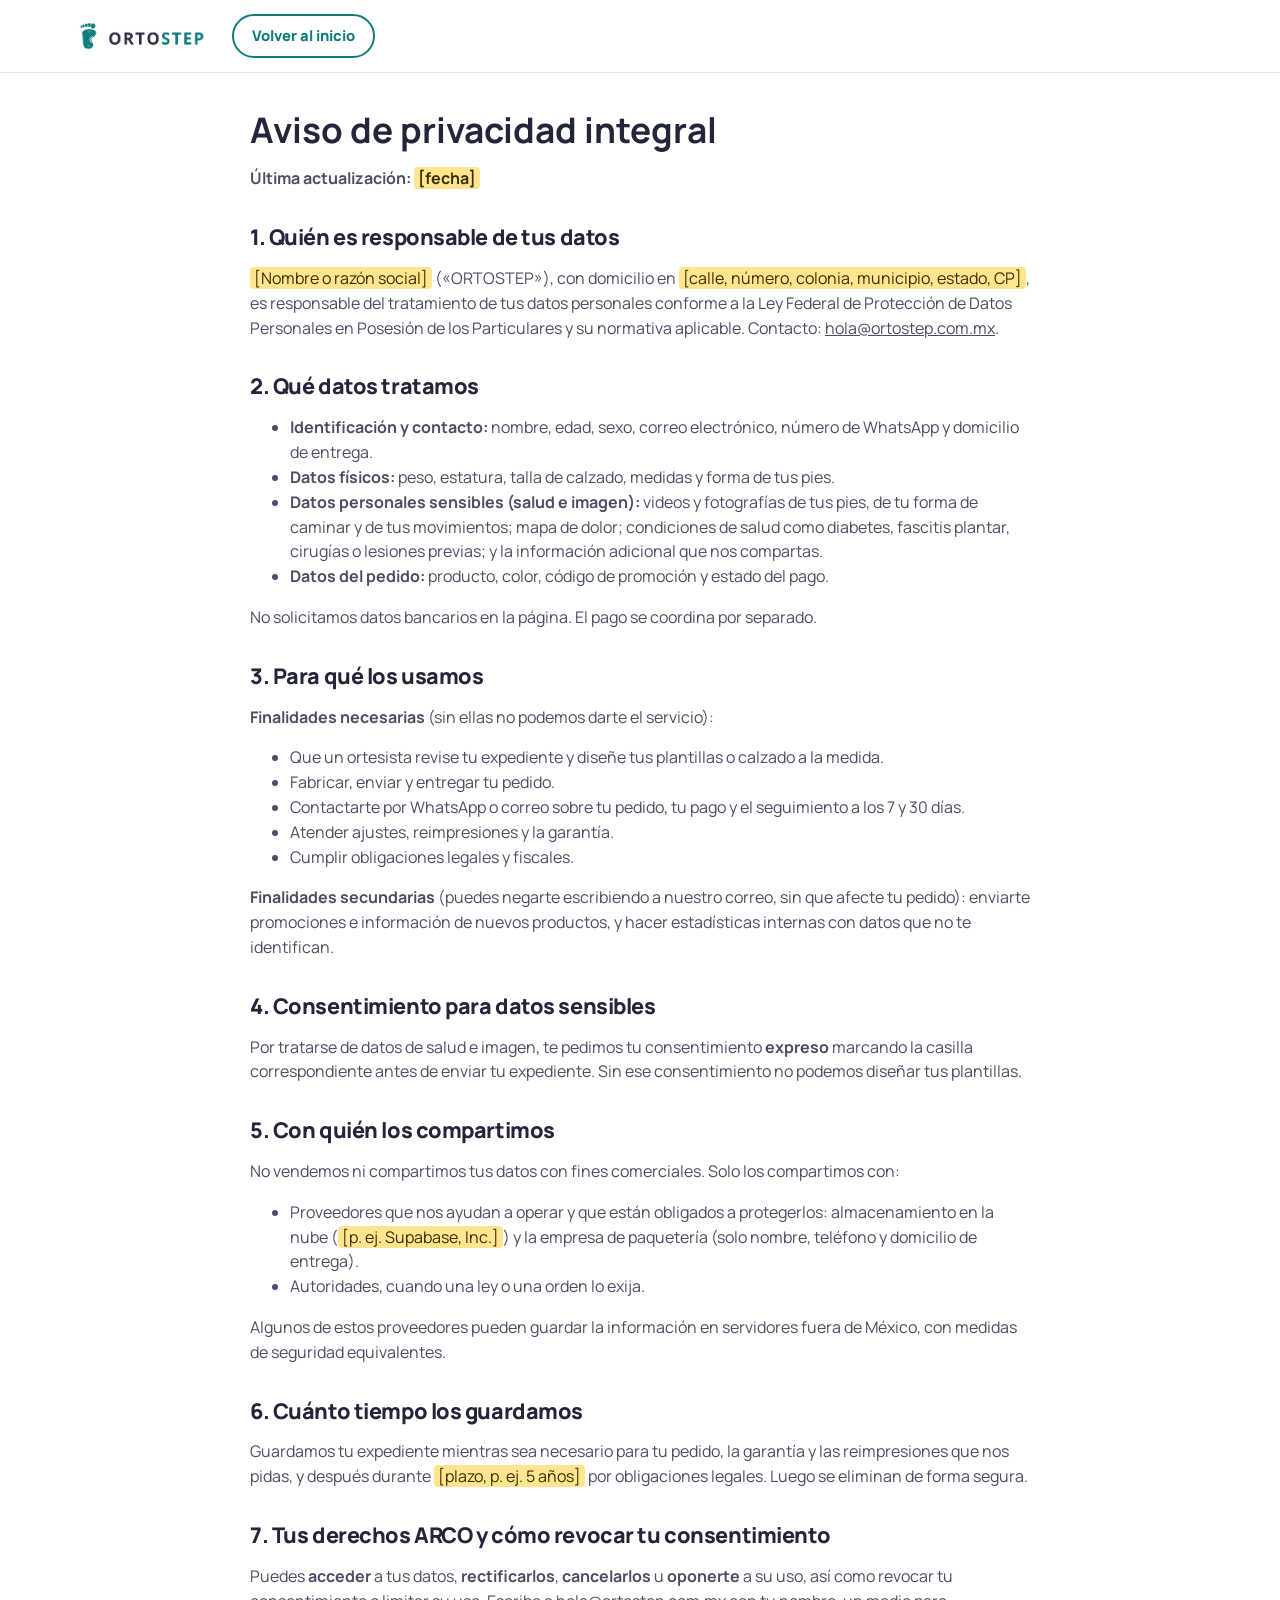
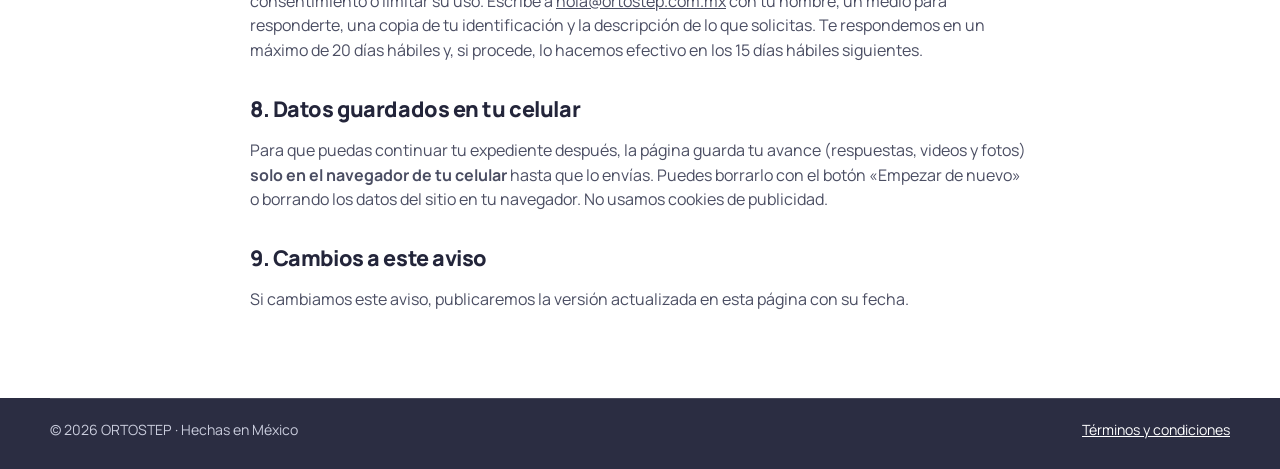
<file: aviso-privacidad.html>
<!doctype html>
<html lang="es-MX">
<head>
<meta charset="utf-8" />
<meta name="viewport" content="width=device-width, initial-scale=1" />
<meta name="color-scheme" content="light dark" />
<title>Aviso de privacidad · ORTOSTEP</title>
<meta name="description" content="Aviso de privacidad integral de ORTOSTEP: qué datos personales y de salud tratamos, para qué y cómo ejercer tus derechos ARCO." />
<meta name="robots" content="index,follow" />
<link rel="icon" type="image/png" href="assets/img/favicon.png" />
<link rel="preconnect" href="https://fonts.googleapis.com" />
<link rel="preconnect" href="https://fonts.gstatic.com" crossorigin />
<link href="https://fonts.googleapis.com/css2?family=Manrope:wght@400;600;700;800&display=swap" rel="stylesheet" />
<link rel="stylesheet" href="assets/css/styles.css" />
</head>
<body>
<header class="site-header">
  <div class="wrap header-in">
    <a class="brand" href="index.html" aria-label="ORTOSTEP, ir al inicio">
      <img class="logo-light" src="assets/img/logo.png" alt="ORTOSTEP" width="138" height="42" />
      <img class="logo-dark" src="assets/img/logo-oscuro.png" alt="ORTOSTEP" width="138" height="42" />
    </a>
    <div class="header-cta"><a class="btn btn-outline btn-sm" href="index.html">Volver al inicio</a></div>
  </div>
</header>

<main class="legal">
  <div class="wrap">
    <!-- BORRADOR: completa los datos marcados en amarillo y pide a un abogado que lo revise antes de publicar. -->
    <h1>Aviso de privacidad integral</h1>
    <p class="updated">Última actualización: <mark class="pendiente">[fecha]</mark></p>

    <h2>1. Quién es responsable de tus datos</h2>
    <p><mark class="pendiente">[Nombre o razón social]</mark> («ORTOSTEP»), con domicilio en <mark class="pendiente">[calle, número, colonia, municipio, estado, CP]</mark>, es responsable del tratamiento de tus datos personales conforme a la Ley Federal de Protección de Datos Personales en Posesión de los Particulares y su normativa aplicable. Contacto: <a href="mailto:hola@ortostep.com.mx">hola@ortostep.com.mx</a>.</p>

    <h2>2. Qué datos tratamos</h2>
    <ul>
      <li><strong>Identificación y contacto:</strong> nombre, edad, sexo, correo electrónico, número de WhatsApp y domicilio de entrega.</li>
      <li><strong>Datos físicos:</strong> peso, estatura, talla de calzado, medidas y forma de tus pies.</li>
      <li><strong>Datos personales sensibles (salud e imagen):</strong> videos y fotografías de tus pies, de tu forma de caminar y de tus movimientos; mapa de dolor; condiciones de salud como diabetes, fascitis plantar, cirugías o lesiones previas; y la información adicional que nos compartas.</li>
      <li><strong>Datos del pedido:</strong> producto, color, código de promoción y estado del pago.</li>
    </ul>
    <p>No solicitamos datos bancarios en la página. El pago se coordina por separado.</p>

    <h2>3. Para qué los usamos</h2>
    <p><strong>Finalidades necesarias</strong> (sin ellas no podemos darte el servicio):</p>
    <ul>
      <li>Que un ortesista revise tu expediente y diseñe tus plantillas o calzado a la medida.</li>
      <li>Fabricar, enviar y entregar tu pedido.</li>
      <li>Contactarte por WhatsApp o correo sobre tu pedido, tu pago y el seguimiento a los 7 y 30 días.</li>
      <li>Atender ajustes, reimpresiones y la garantía.</li>
      <li>Cumplir obligaciones legales y fiscales.</li>
    </ul>
    <p><strong>Finalidades secundarias</strong> (puedes negarte escribiendo a nuestro correo, sin que afecte tu pedido): enviarte promociones e información de nuevos productos, y hacer estadísticas internas con datos que no te identifican.</p>

    <h2>4. Consentimiento para datos sensibles</h2>
    <p>Por tratarse de datos de salud e imagen, te pedimos tu consentimiento <strong>expreso</strong> marcando la casilla correspondiente antes de enviar tu expediente. Sin ese consentimiento no podemos diseñar tus plantillas.</p>

    <h2>5. Con quién los compartimos</h2>
    <p>No vendemos ni compartimos tus datos con fines comerciales. Solo los compartimos con:</p>
    <ul>
      <li>Proveedores que nos ayudan a operar y que están obligados a protegerlos: almacenamiento en la nube (<mark class="pendiente">[p. ej. Supabase, Inc.]</mark>) y la empresa de paquetería (solo nombre, teléfono y domicilio de entrega).</li>
      <li>Autoridades, cuando una ley o una orden lo exija.</li>
    </ul>
    <p>Algunos de estos proveedores pueden guardar la información en servidores fuera de México, con medidas de seguridad equivalentes.</p>

    <h2>6. Cuánto tiempo los guardamos</h2>
    <p>Guardamos tu expediente mientras sea necesario para tu pedido, la garantía y las reimpresiones que nos pidas, y después durante <mark class="pendiente">[plazo, p. ej. 5 años]</mark> por obligaciones legales. Luego se eliminan de forma segura.</p>

    <h2>7. Tus derechos ARCO y cómo revocar tu consentimiento</h2>
    <p>Puedes <strong>acceder</strong> a tus datos, <strong>rectificarlos</strong>, <strong>cancelarlos</strong> u <strong>oponerte</strong> a su uso, así como revocar tu consentimiento o limitar su uso. Escribe a <a href="mailto:hola@ortostep.com.mx">hola@ortostep.com.mx</a> con tu nombre, un medio para responderte, una copia de tu identificación y la descripción de lo que solicitas. Te respondemos en un máximo de 20 días hábiles y, si procede, lo hacemos efectivo en los 15 días hábiles siguientes.</p>

    <h2>8. Datos guardados en tu celular</h2>
    <p>Para que puedas continuar tu expediente después, la página guarda tu avance (respuestas, videos y fotos) <strong>solo en el navegador de tu celular</strong> hasta que lo envías. Puedes borrarlo con el botón «Empezar de nuevo» o borrando los datos del sitio en tu navegador. No usamos cookies de publicidad.</p>

    <h2>9. Cambios a este aviso</h2>
    <p>Si cambiamos este aviso, publicaremos la versión actualizada en esta página con su fecha.</p>
  </div>
</main>

<footer>
  <div class="wrap footer-bottom">
    <span>© 2026 ORTOSTEP · Hechas en México</span>
    <a href="terminos.html" style="color:#fff">Términos y condiciones</a>
  </div>
</footer>
</body>
</html>
</file>
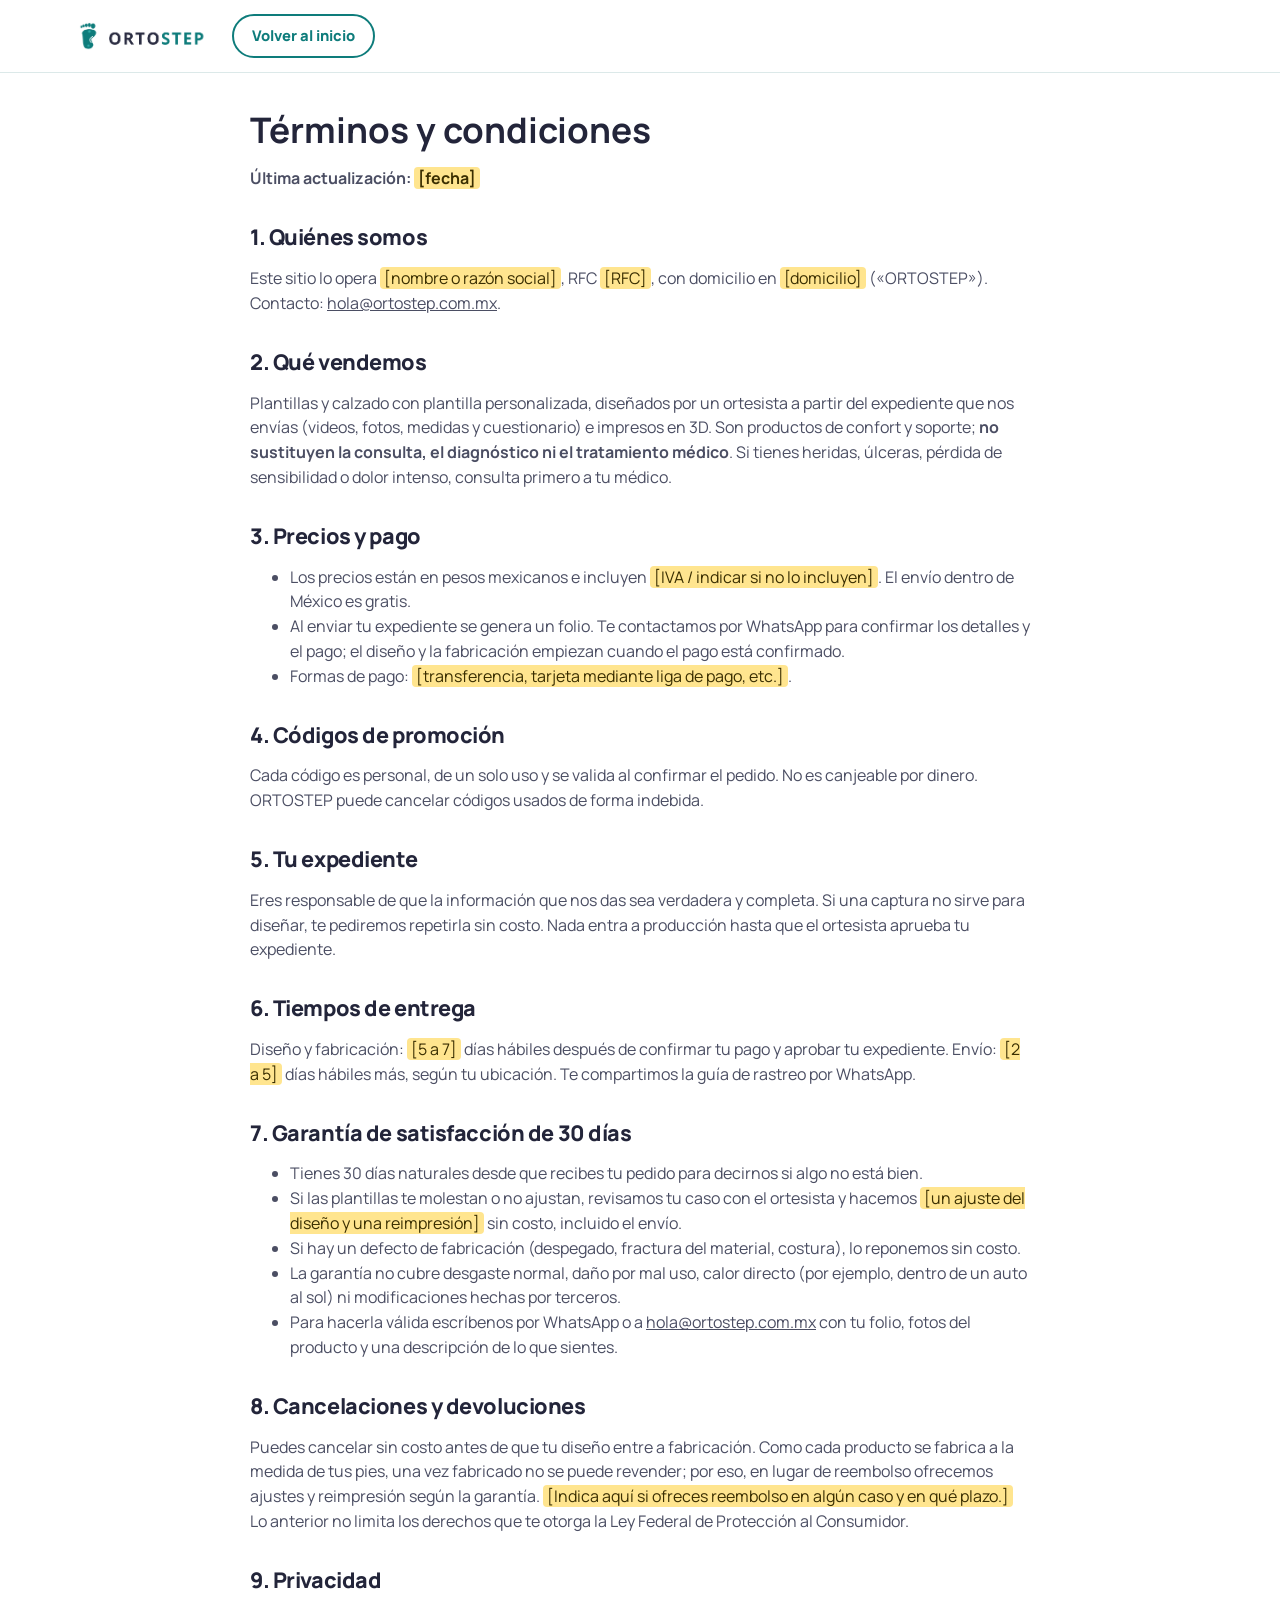
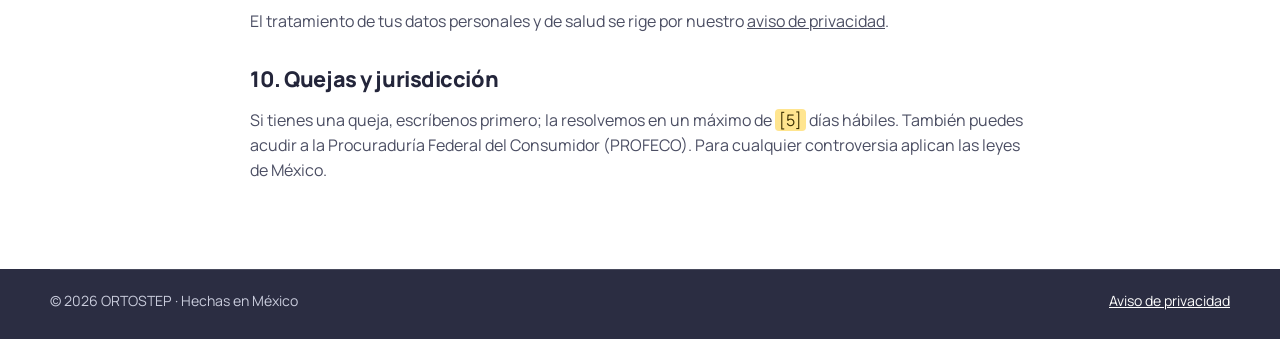
<file: terminos.html>
<!doctype html>
<html lang="es-MX">
<head>
<meta charset="utf-8" />
<meta name="viewport" content="width=device-width, initial-scale=1" />
<meta name="color-scheme" content="light dark" />
<title>Términos y garantía · ORTOSTEP</title>
<meta name="description" content="Términos y condiciones de compra, garantía de 30 días, envíos y devoluciones de ORTOSTEP." />
<link rel="icon" type="image/png" href="assets/img/favicon.png" />
<link rel="preconnect" href="https://fonts.googleapis.com" />
<link rel="preconnect" href="https://fonts.gstatic.com" crossorigin />
<link href="https://fonts.googleapis.com/css2?family=Manrope:wght@400;600;700;800&display=swap" rel="stylesheet" />
<link rel="stylesheet" href="assets/css/styles.css" />
</head>
<body>
<header class="site-header">
  <div class="wrap header-in">
    <a class="brand" href="index.html" aria-label="ORTOSTEP, ir al inicio">
      <img class="logo-light" src="assets/img/logo.png" alt="ORTOSTEP" width="138" height="42" />
      <img class="logo-dark" src="assets/img/logo-oscuro.png" alt="ORTOSTEP" width="138" height="42" />
    </a>
    <div class="header-cta"><a class="btn btn-outline btn-sm" href="index.html">Volver al inicio</a></div>
  </div>
</header>

<main class="legal">
  <div class="wrap">
    <!-- BORRADOR: ajusta las condiciones a tu operación real (lo marcado en amarillo) y pide a un abogado que lo revise. -->
    <h1>Términos y condiciones</h1>
    <p class="updated">Última actualización: <mark class="pendiente">[fecha]</mark></p>

    <h2>1. Quiénes somos</h2>
    <p>Este sitio lo opera <mark class="pendiente">[nombre o razón social]</mark>, RFC <mark class="pendiente">[RFC]</mark>, con domicilio en <mark class="pendiente">[domicilio]</mark> («ORTOSTEP»). Contacto: <a href="mailto:hola@ortostep.com.mx">hola@ortostep.com.mx</a>.</p>

    <h2>2. Qué vendemos</h2>
    <p>Plantillas y calzado con plantilla personalizada, diseñados por un ortesista a partir del expediente que nos envías (videos, fotos, medidas y cuestionario) e impresos en 3D. Son productos de confort y soporte; <strong>no sustituyen la consulta, el diagnóstico ni el tratamiento médico</strong>. Si tienes heridas, úlceras, pérdida de sensibilidad o dolor intenso, consulta primero a tu médico.</p>

    <h2>3. Precios y pago</h2>
    <ul>
      <li>Los precios están en pesos mexicanos e incluyen <mark class="pendiente">[IVA / indicar si no lo incluyen]</mark>. El envío dentro de México es gratis.</li>
      <li>Al enviar tu expediente se genera un folio. Te contactamos por WhatsApp para confirmar los detalles y el pago; el diseño y la fabricación empiezan cuando el pago está confirmado.</li>
      <li>Formas de pago: <mark class="pendiente">[transferencia, tarjeta mediante liga de pago, etc.]</mark>.</li>
    </ul>

    <h2>4. Códigos de promoción</h2>
    <p>Cada código es personal, de un solo uso y se valida al confirmar el pedido. No es canjeable por dinero. ORTOSTEP puede cancelar códigos usados de forma indebida.</p>

    <h2>5. Tu expediente</h2>
    <p>Eres responsable de que la información que nos das sea verdadera y completa. Si una captura no sirve para diseñar, te pediremos repetirla sin costo. Nada entra a producción hasta que el ortesista aprueba tu expediente.</p>

    <h2>6. Tiempos de entrega</h2>
    <p>Diseño y fabricación: <mark class="pendiente">[5 a 7]</mark> días hábiles después de confirmar tu pago y aprobar tu expediente. Envío: <mark class="pendiente">[2 a 5]</mark> días hábiles más, según tu ubicación. Te compartimos la guía de rastreo por WhatsApp.</p>

    <h2 id="garantia">7. Garantía de satisfacción de 30 días</h2>
    <ul>
      <li>Tienes 30 días naturales desde que recibes tu pedido para decirnos si algo no está bien.</li>
      <li>Si las plantillas te molestan o no ajustan, revisamos tu caso con el ortesista y hacemos <mark class="pendiente">[un ajuste del diseño y una reimpresión]</mark> sin costo, incluido el envío.</li>
      <li>Si hay un defecto de fabricación (despegado, fractura del material, costura), lo reponemos sin costo.</li>
      <li>La garantía no cubre desgaste normal, daño por mal uso, calor directo (por ejemplo, dentro de un auto al sol) ni modificaciones hechas por terceros.</li>
      <li>Para hacerla válida escríbenos por WhatsApp o a <a href="mailto:hola@ortostep.com.mx">hola@ortostep.com.mx</a> con tu folio, fotos del producto y una descripción de lo que sientes.</li>
    </ul>

    <h2 id="devoluciones">8. Cancelaciones y devoluciones</h2>
    <p>Puedes cancelar sin costo antes de que tu diseño entre a fabricación. Como cada producto se fabrica a la medida de tus pies, una vez fabricado no se puede revender; por eso, en lugar de reembolso ofrecemos ajustes y reimpresión según la garantía. <mark class="pendiente">[Indica aquí si ofreces reembolso en algún caso y en qué plazo.]</mark> Lo anterior no limita los derechos que te otorga la Ley Federal de Protección al Consumidor.</p>

    <h2>9. Privacidad</h2>
    <p>El tratamiento de tus datos personales y de salud se rige por nuestro <a href="aviso-privacidad.html">aviso de privacidad</a>.</p>

    <h2>10. Quejas y jurisdicción</h2>
    <p>Si tienes una queja, escríbenos primero; la resolvemos en un máximo de <mark class="pendiente">[5]</mark> días hábiles. También puedes acudir a la Procuraduría Federal del Consumidor (PROFECO). Para cualquier controversia aplican las leyes de México.</p>
  </div>
</main>

<footer>
  <div class="wrap footer-bottom">
    <span>© 2026 ORTOSTEP · Hechas en México</span>
    <a href="aviso-privacidad.html" style="color:#fff">Aviso de privacidad</a>
  </div>
</footer>
</body>
</html>
</file>
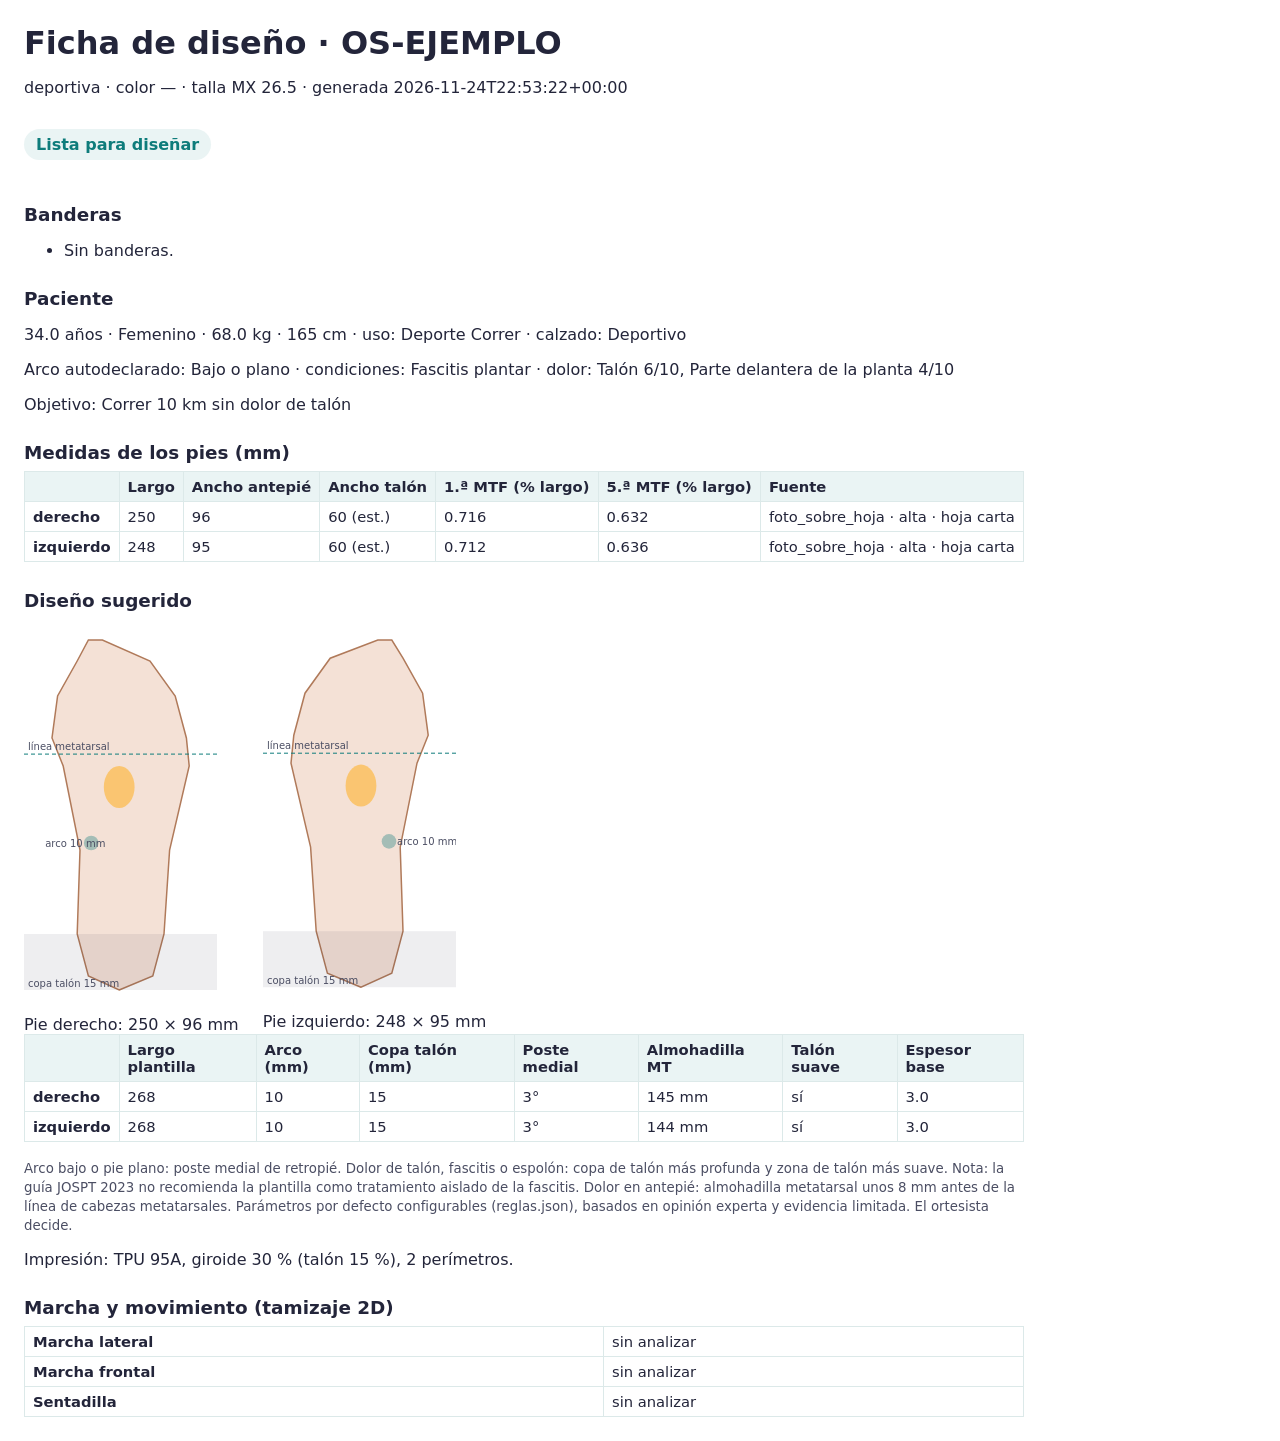
<file: worker/tests/salida_ejemplo/reporte.html>
<!doctype html><html lang="es-MX"><head><meta charset="utf-8"><meta name="viewport" content="width=device-width,initial-scale=1">
<title>Ficha OS-EJEMPLO</title><style>
body{font-family:system-ui,sans-serif;margin:0;padding:24px;color:#23253A;background:#fff;max-width:1000px}
h1{margin:0 0 4px} h2{margin:28px 0 8px;font-size:1.15rem} table{border-collapse:collapse;width:100%;font-size:.92rem}
th,td{border:1px solid #DCE9E9;padding:6px 8px;text-align:left;vertical-align:top} thead th{background:#EAF4F4}
.estado{display:inline-block;padding:6px 12px;border-radius:99px;font-weight:800;background:#EAF4F4;color:#0E7C7B}
li.b{color:#7C1F1F;font-weight:600} li{margin:4px 0} .pies{display:flex;gap:24px;flex-wrap:wrap} figure{margin:0}
svg .pie{fill:#F4E1D6;stroke:#B07A5A;stroke-width:1.5} svg .guia{stroke:#0E7C7B;stroke-dasharray:4 3} svg .arco{fill:rgba(14,124,123,.35)}
svg .pad{fill:rgba(255,176,32,.55)} svg .talon{fill:rgba(43,45,66,.08)} svg .t{font-size:10px;fill:#4B4E63} .sinsvg{padding:20px;border:1px dashed #ccc}
small{color:#4B4E63} code{white-space:pre-wrap;word-break:break-word}
</style></head><body>
<h1>Ficha de diseño · OS-EJEMPLO</h1>
<p>deportiva · color — · talla MX 26.5 · generada 2026-11-24T22:53:22+00:00</p>
<p class="estado">Lista para diseñar</p>
<h2>Banderas</h2><ul><li>Sin banderas.</li></ul>
<h2>Paciente</h2><p>34.0 años · Femenino · 68.0 kg · 165 cm · uso: Deporte Correr · calzado: Deportivo</p>
<p>Arco autodeclarado: Bajo o plano · condiciones: Fascitis plantar · dolor: Talón 6/10, Parte delantera de la planta 4/10</p>
<p>Objetivo: Correr 10 km sin dolor de talón</p>
<h2>Medidas de los pies (mm)</h2><table><thead><tr><th></th><th>Largo</th><th>Ancho antepié</th><th>Ancho talón</th><th>1.ª MTF (% largo)</th><th>5.ª MTF (% largo)</th><th>Fuente</th></tr></thead><tbody><tr><th>derecho</th><td>250</td><td>96</td><td>60 (est.)</td><td>0.716</td><td>0.632</td><td>foto_sobre_hoja · alta · hoja carta</td></tr><tr><th>izquierdo</th><td>248</td><td>95</td><td>60 (est.)</td><td>0.712</td><td>0.636</td><td>foto_sobre_hoja · alta · hoja carta</td></tr></tbody></table>
<h2>Diseño sugerido</h2><div class="pies"><figure><svg viewBox="0 0 193 392" width="193" height="392"><polygon points="95.2,371.0 128.8,357.0 140.0,315.0 145.6,231.0 165.2,147.0 162.4,119.0 151.2,77.0 126.0,42.0 78.4,21.0 64.4,21.0 53.2,42.0 33.6,77.0 28.0,119.0 39.2,147.0 56.0,231.0 53.2,315.0 64.4,357.0 95.2,371.0" class="pie"/><line x1="0" x2="193" y1="135.1" y2="135.1" class="guia"/><text x="4" y="131.1" class="t">línea metatarsal</text><circle cx="67.2" cy="224.0" r="7.3" class="arco"/><text x="21.2" y="228.0" class="t">arco 10 mm</text><ellipse cx="95.2" cy="168.0" rx="15.4" ry="21.0" class="pad"/><rect x="0" y="315.0" width="193" height="56.0" class="talon"/><text x="4" y="368.2" class="t">copa talón 15 mm</text></svg><figcaption>Pie derecho: 250 × 96 mm</figcaption></figure><figure><svg viewBox="0 0 193 389" width="193" height="389"><polygon points="98.0,368.2 64.4,354.2 53.2,312.2 47.6,228.2 28.0,144.2 30.8,116.2 42.0,74.2 67.2,39.2 114.8,21.0 128.8,21.0 140.0,39.2 159.6,74.2 165.2,116.2 154.0,144.2 137.2,228.2 140.0,312.2 128.8,354.2 98.0,368.2" class="pie"/><line x1="0" x2="193" y1="134.2" y2="134.2" class="guia"/><text x="4" y="130.2" class="t">línea metatarsal</text><circle cx="126.0" cy="222.4" r="7.3" class="arco"/><text x="134.0" y="226.4" class="t">arco 10 mm</text><ellipse cx="98.0" cy="166.6" rx="15.4" ry="21.0" class="pad"/><rect x="0" y="312.2" width="193" height="56.0" class="talon"/><text x="4" y="365.4" class="t">copa talón 15 mm</text></svg><figcaption>Pie izquierdo: 248 × 95 mm</figcaption></figure></div>
<table><thead><tr><th></th><th>Largo plantilla</th><th>Arco (mm)</th><th>Copa talón (mm)</th><th>Poste medial</th><th>Almohadilla MT</th><th>Talón suave</th><th>Espesor base</th></tr></thead><tbody><tr><th>derecho</th><td>268</td><td>10</td><td>15</td><td>3°</td><td>145 mm</td><td>sí</td><td>3.0</td></tr><tr><th>izquierdo</th><td>268</td><td>10</td><td>15</td><td>3°</td><td>144 mm</td><td>sí</td><td>3.0</td></tr></tbody></table>
<p><small>Arco bajo o pie plano: poste medial de retropié. Dolor de talón, fascitis o espolón: copa de talón más profunda y zona de talón más suave. Nota: la guía JOSPT 2023 no recomienda la plantilla como tratamiento aislado de la fascitis. Dolor en antepié: almohadilla metatarsal unos 8 mm antes de la línea de cabezas metatarsales. Parámetros por defecto configurables (reglas.json), basados en opinión experta y evidencia limitada. El ortesista decide.</small></p>
<p>Impresión: TPU 95A, giroide 30 % (talón 15 %), 2 perímetros.</p>
<h2>Marcha y movimiento (tamizaje 2D)</h2><table><tbody><tr><th>Marcha lateral</th><td>sin analizar</td></tr><tr><th>Marcha frontal</th><td>sin analizar</td></tr><tr><th>Sentadilla</th><td>sin analizar</td></tr></tbody></table>
</body></html>
</file>
<file: assets/css/styles.css>
/* ==========================================================
   ORTOSTEP — estilos
   ========================================================== */
:root{
  --navy:#2B2D42;
  --navy-deep:#1E2033;
  --teal:#0E7C7B;
  --teal-dark:#0A6564;
  --teal-light:#2EA8A5;
  --teal-pale:#EAF4F4;
  --bg:#FFFFFF;
  --bg-soft:#F4F9F9;
  --ink:#23253A;
  --ink-soft:#4B4E63;
  --line:#DCE9E9;
  --card:#FFFFFF;
  --header-bg:rgba(255,255,255,.96);
  --ok:#0E7C7B;
  --warn-bg:#FDF6E3; --warn-line:#C98A1B; --warn-ink:#7A5208;
  --err-bg:#FDECEC;  --err-line:#E5A3A3; --err-ink:#7C1F1F;
  --shadow:0 10px 30px rgba(43,45,66,.10);
  --shadow-lg:0 22px 50px rgba(43,45,66,.16);
  --radius:18px;
}
@media (prefers-color-scheme: dark){
  :root{
    --bg:#171927;
    --bg-soft:#1D1F30;
    --ink:#F2F4F7;
    --ink-soft:#C6C9D6;
    --line:#333650;
    --card:#22243A;
    --teal-pale:#1E3338;
    --header-bg:#2B2D42;
    --warn-bg:#33301C; --warn-line:#8A6D1F; --warn-ink:#F1D9A0;
    --err-bg:#3A2226;  --err-line:#7A444C; --err-ink:#F3C1C6;
    --shadow:0 10px 30px rgba(0,0,0,.35);
    --shadow-lg:0 22px 50px rgba(0,0,0,.45);
  }
}
*{box-sizing:border-box}
html{scroll-behavior:smooth;-webkit-text-size-adjust:100%}
@media (prefers-reduced-motion: reduce){ html{scroll-behavior:auto} }
body{margin:0;font-family:"Manrope",system-ui,-apple-system,"Segoe UI",sans-serif;background:var(--bg);color:var(--ink);line-height:1.55;-webkit-font-smoothing:antialiased}
img,video{max-width:100%;display:block}
a{color:inherit}
button{font-family:inherit}
:focus-visible{outline:3px solid var(--teal-light);outline-offset:2px;border-radius:6px}
.wrap{max-width:1180px;margin:0 auto;padding:0 20px}
section{scroll-margin-top:92px}
.sr-only{position:absolute;width:1px;height:1px;padding:0;margin:-1px;overflow:hidden;clip:rect(0,0,0,0);white-space:nowrap;border:0}
.skip{position:absolute;left:12px;top:-60px;z-index:200;background:var(--teal);color:#fff;padding:10px 16px;border-radius:10px;font-weight:800;text-decoration:none}
.skip:focus{top:12px}

/* ---------- Header ---------- */
.site-header{position:fixed;inset:0 0 auto 0;z-index:50;background:var(--header-bg);backdrop-filter:blur(10px);-webkit-backdrop-filter:blur(10px);border-bottom:1px solid var(--line)}
.header-in{display:flex;align-items:center;gap:16px;min-height:72px}
.brand{display:flex;align-items:center;flex-shrink:0;padding:6px 0}
.brand img{height:42px;width:auto}
.logo-dark{display:none}
@media (prefers-color-scheme: dark){ .logo-light{display:none} .logo-dark{display:block} }
.main-nav{margin-left:auto;display:none}
.main-nav ul{display:flex;gap:4px;list-style:none;margin:0;padding:0}
.main-nav a{display:inline-flex;align-items:center;min-height:44px;padding:8px 12px;text-decoration:none;font-weight:600;font-size:.95rem;color:var(--ink-soft);border-radius:10px;white-space:nowrap}
.main-nav a:hover{color:var(--teal);background:var(--teal-pale)}
.header-cta{margin-left:auto}
.menu-btn{margin-left:4px;width:44px;height:44px;border:1px solid var(--line);background:var(--card);border-radius:12px;display:inline-flex;align-items:center;justify-content:center;cursor:pointer;color:var(--ink)}
@media(min-width:960px){ .main-nav{display:block} .header-cta{margin-left:8px} .menu-btn{display:none} }
.mobile-nav{display:none;border-top:1px solid var(--line);padding:8px 20px 16px}
.mobile-nav.open{display:block}
.mobile-nav a{display:flex;align-items:center;min-height:48px;padding:10px 6px;text-decoration:none;font-weight:700;color:var(--ink);border-bottom:1px solid var(--line)}
.mobile-nav a:last-child{border-bottom:0}

/* ---------- Botones ---------- */
.btn{display:inline-flex;align-items:center;justify-content:center;gap:8px;min-height:48px;padding:12px 22px;border-radius:999px;border:0;cursor:pointer;text-decoration:none;font-weight:800;font-size:1rem;line-height:1.2;white-space:nowrap;transition:transform .15s ease, background .15s ease, box-shadow .15s ease}
.btn:active{transform:translateY(1px)}
.btn[disabled]{opacity:.55;cursor:not-allowed}
.btn-teal{background:var(--teal);color:#fff;box-shadow:0 8px 20px rgba(14,124,123,.28)}
.btn-teal:hover{background:var(--teal-dark)}
.btn-white{background:#fff;color:var(--navy)}
.btn-white:hover{background:#EAF4F4}
.btn-outline{background:transparent;color:var(--teal);border:2px solid var(--teal)}
.btn-outline:hover{background:var(--teal-pale)}
.btn-ghost{background:transparent;color:var(--ink-soft);border:2px solid var(--line)}
.btn-ghost:hover{border-color:var(--teal);color:var(--teal)}
.btn-sm{min-height:44px;padding:9px 18px;font-size:.92rem}
.btn-block{width:100%}
.btn-wa{background:#1FA855;color:#fff}
.btn-wa:hover{background:#178A45}
.btn-wrap{white-space:normal;text-align:center}
@media(max-width:959px){
  .header-in{min-height:64px;gap:10px}
  .brand img{height:32px}
  .header-cta .btn{min-height:42px;padding:8px 14px;font-size:.85rem}
}

/* ---------- Portada ---------- */
.hero{margin-top:72px;background:var(--navy);color:#fff;overflow:hidden}
@media(max-width:959px){ .hero{margin-top:64px} }
.hero-grid{display:flex;flex-direction:column}
.hero-copy{padding:44px 20px 40px;max-width:1180px;margin:0 auto;width:100%;animation:heroIn .6s ease both}
.hero-kicker{display:inline-flex;align-items:center;gap:8px;background:rgba(46,168,165,.18);border:1px solid rgba(46,168,165,.5);color:#BFE9E8;font-weight:700;font-size:.85rem;padding:7px 14px;border-radius:999px;margin-bottom:18px}
.hero h1{font-size:2.35rem;line-height:1.08;letter-spacing:-.02em;margin:0 0 16px;font-weight:800;max-width:16ch}
.hero h1 em{font-style:normal;color:var(--teal-light)}
.hero p.lead{font-size:1.13rem;line-height:1.6;color:#D9DBE8;margin:0 0 26px;max-width:34rem}
.hero-actions{display:flex;flex-wrap:wrap;gap:12px;align-items:center}
.hero-note{margin-top:18px;font-size:.92rem;font-weight:600;color:#B9BCD0;display:flex;align-items:center;gap:8px}
.hero-note svg{flex-shrink:0;color:var(--teal-light)}
.hero-media{position:relative;min-height:280px}
.hero-media img{position:absolute;inset:0;width:100%;height:100%;object-fit:cover;object-position:72% center}
.hero-badges{display:flex;flex-wrap:wrap;gap:10px;margin-top:28px}
.hero-badges span{display:inline-flex;align-items:center;gap:7px;background:rgba(255,255,255,.08);border:1px solid rgba(255,255,255,.16);border-radius:12px;padding:9px 13px;font-size:.88rem;font-weight:700}
.hero-badges svg{color:var(--teal-light)}
@media(max-width:899px){ .hero-media{order:-1;min-height:230px;height:230px} }
@media(min-width:900px){
  .hero-grid{display:grid;grid-template-columns:1.02fr 1fr;min-height:600px}
  .hero-copy{padding:72px 40px 64px max(20px, calc((100vw - 1180px)/2 + 20px));margin:0;display:flex;flex-direction:column;justify-content:center}
  .hero h1{font-size:3.4rem}
  .hero-media{min-height:600px}
}
@keyframes heroIn{from{opacity:0;transform:translateY(14px)}to{opacity:1;transform:none}}
@media (prefers-reduced-motion: reduce){ .hero-copy{animation:none} }

/* ---------- Secciones ---------- */
.section{padding:72px 0}
.section-soft{background:var(--bg-soft)}
.section-head{max-width:720px;margin-bottom:36px}
.section-head.center{margin-left:auto;margin-right:auto;text-align:center}
.eyebrow{color:var(--teal);font-weight:800;font-size:.85rem;letter-spacing:.08em;text-transform:uppercase;margin:0 0 10px}
h2{font-size:1.95rem;line-height:1.15;letter-spacing:-.02em;margin:0 0 12px;font-weight:800}
@media(min-width:900px){ h2{font-size:2.5rem} .section{padding:96px 0} }
.section-head p{color:var(--ink-soft);font-size:1.08rem;margin:0}

/* ---------- Pasos ---------- */
.steps{display:grid;gap:20px;grid-template-columns:1fr}
@media(min-width:860px){ .steps{grid-template-columns:repeat(3,1fr)} }
.step-card{background:var(--card);border:1px solid var(--line);border-radius:var(--radius);overflow:hidden;box-shadow:var(--shadow);display:flex;flex-direction:column}
.step-card figure{margin:0;position:relative}
.step-card figure img{width:100%;aspect-ratio:3/2;object-fit:cover}
.step-num{position:absolute;top:14px;left:14px;width:44px;height:44px;border-radius:50%;background:var(--teal);color:#fff;display:flex;align-items:center;justify-content:center;font-weight:800;font-size:1.15rem;box-shadow:0 6px 16px rgba(0,0,0,.25)}
.step-body{padding:22px}
.step-body h3{margin:0 0 8px;font-size:1.22rem;line-height:1.25}
.step-body p{margin:0;color:var(--ink-soft)}

/* ---------- Productos ---------- */
.product-card{background:var(--card);border:1px solid var(--line);border-radius:var(--radius);padding:22px;box-shadow:var(--shadow)}
.product-card.featured{border:2px solid var(--teal)}
.product-top{display:flex;align-items:flex-start;justify-content:space-between;gap:14px;flex-wrap:wrap}
.product-card h3{margin:0;font-size:1.3rem}
.product-tag{display:inline-block;margin-top:6px;font-size:.82rem;font-weight:800;color:var(--teal);background:var(--teal-pale);padding:4px 10px;border-radius:999px}
.price{font-size:1.65rem;font-weight:800;color:var(--navy);white-space:nowrap;margin:0}
@media (prefers-color-scheme: dark){ .price{color:#fff} }
.price small{display:block;font-size:.78rem;font-weight:700;color:var(--ink-soft);text-align:right}
.product-card p{color:var(--ink-soft);margin:12px 0 18px}
.product-card ul{list-style:none;margin:0 0 20px;padding:0;display:grid;gap:8px}
.product-card li{display:flex;gap:9px;align-items:flex-start;font-size:.96rem}
.product-card li svg{flex-shrink:0;margin-top:3px;color:var(--teal)}
.featured-badge{position:absolute;top:14px;right:14px;background:var(--teal);color:#fff;font-size:.78rem;font-weight:800;padding:5px 11px;border-radius:999px}
.material-note{margin-top:20px;background:var(--teal-pale);border-radius:14px;padding:18px 20px;display:flex;gap:14px;align-items:flex-start}
.material-note svg{flex-shrink:0;color:var(--teal);margin-top:2px}
.material-note p{margin:0;font-size:.98rem}

/* Carrete */
.car-track{display:flex;gap:18px;overflow-x:auto;scroll-snap-type:x mandatory;padding:6px 2px 16px;scrollbar-width:none;-webkit-overflow-scrolling:touch}
.car-track::-webkit-scrollbar{display:none}
.car-card{flex:0 0 86%;scroll-snap-align:start;display:flex;flex-direction:column;position:relative}
@media(min-width:700px){ .car-card{flex-basis:calc((100% - 18px)/2)} }
@media(min-width:1024px){ .car-card{flex-basis:calc((100% - 36px)/3)} }
.car-card .btn{margin-top:auto}
.car-img{width:100%;aspect-ratio:16/10;object-fit:cover;border-radius:12px;margin-bottom:16px;border:1px solid var(--line)}
.car-nav{display:flex;align-items:center;gap:12px;margin-top:2px}
.car-btn{width:48px;height:48px;border-radius:50%;border:1.5px solid var(--line);background:var(--card);color:var(--ink);display:inline-flex;align-items:center;justify-content:center;cursor:pointer;flex-shrink:0}
.car-btn:hover{border-color:var(--teal);color:var(--teal)}
.car-dots{display:flex;gap:4px;margin-left:auto;align-items:center}
.car-dots button{width:28px;height:28px;border:0;background:transparent;cursor:pointer;padding:0;display:flex;align-items:center;justify-content:center}
.car-dots button::before{content:"";width:12px;height:12px;border-radius:50%;background:var(--line)}
.car-dots button.on::before{background:var(--teal)}
.color-dots{display:flex;gap:7px;align-items:center;margin:0 0 16px;flex-wrap:wrap}
.color-dots i{width:20px;height:20px;border-radius:50%;border:1.5px solid rgba(0,0,0,.18);display:block}
.color-dots span{font-size:.85rem;font-weight:700;color:var(--ink-soft);margin-left:4px}

/* ---------- Expediente ---------- */
.expediente{background:var(--navy);color:#fff}
.expediente .section-head p{color:#C9CCDC}
.expediente .eyebrow{color:var(--teal-light)}
.exp-grid{display:grid;gap:14px;grid-template-columns:1fr}
@media(min-width:640px){ .exp-grid{grid-template-columns:repeat(2,1fr)} }
@media(min-width:1020px){ .exp-grid{grid-template-columns:repeat(3,1fr)} }
.exp-item{background:rgba(255,255,255,.06);border:1px solid rgba(255,255,255,.13);border-radius:16px;padding:22px;display:flex;gap:16px;align-items:flex-start}
.exp-item.wide{grid-column:1/-1}
@media(min-width:1020px){ .exp-item.wide{grid-column:auto} }
.exp-icon{width:48px;height:48px;flex-shrink:0;border-radius:13px;background:var(--teal);display:flex;align-items:center;justify-content:center;color:#fff}
.exp-item h3{margin:2px 0 6px;font-size:1.05rem;line-height:1.3}
.exp-item p{margin:0;color:#C9CCDC;font-size:.94rem}
.exp-close{margin-top:26px;background:var(--teal);border-radius:16px;padding:22px 24px;display:flex;gap:16px;align-items:flex-start}
.exp-close svg{flex-shrink:0;margin-top:2px}
.exp-close p{margin:0;font-size:1.05rem;font-weight:600;line-height:1.55}

/* ---------- Beneficios ---------- */
.benefits{display:grid;gap:20px;grid-template-columns:1fr}
@media(min-width:860px){ .benefits{grid-template-columns:repeat(3,1fr)} }
.benefit-card{background:var(--card);border:1px solid var(--line);border-radius:var(--radius);overflow:hidden;box-shadow:var(--shadow);display:flex;flex-direction:column}
.benefit-card img{width:100%;aspect-ratio:4/3;object-fit:cover}
.benefit-body{padding:22px;display:flex;flex-direction:column;gap:8px;flex:1}
.benefit-body h3{margin:0;font-size:1.2rem;line-height:1.3}
.benefit-body p{margin:0;color:var(--ink-soft);flex:1}
.benefit-body a{color:var(--teal);font-weight:800;text-decoration:none;display:inline-flex;align-items:center;gap:6px;min-height:44px}

/* ---------- Garantía ---------- */
.guarantee{background:linear-gradient(120deg,var(--teal),var(--teal-dark));color:#fff}
.guarantee-in{display:grid;gap:22px;padding:48px 20px}
@media(min-width:900px){ .guarantee-in{grid-template-columns:auto 1fr auto;align-items:center;gap:36px;padding:56px 20px} }
.guarantee-icon{width:64px;height:64px;border-radius:18px;background:rgba(255,255,255,.16);border:1px solid rgba(255,255,255,.3);display:flex;align-items:center;justify-content:center}
.guarantee h2{color:#fff;margin-bottom:8px;font-size:1.7rem}
@media(min-width:900px){ .guarantee h2{font-size:2rem} }
.guarantee p{margin:0;color:#DDF3F2;font-size:1.05rem;max-width:56ch}
.guarantee p a{color:#fff;font-weight:700}
.guarantee-points{display:flex;flex-wrap:wrap;gap:10px;margin-top:16px}
.guarantee-points span{background:rgba(255,255,255,.14);border:1px solid rgba(255,255,255,.25);padding:8px 13px;border-radius:999px;font-size:.88rem;font-weight:700}

/* ---------- FAQ ---------- */
.faq-list{max-width:820px;margin:0 auto;display:grid;gap:12px}
.faq-item{background:var(--card);border:1px solid var(--line);border-radius:14px;overflow:hidden}
.faq-item summary{list-style:none;cursor:pointer;display:flex;align-items:center;justify-content:space-between;gap:16px;padding:18px 20px;font-weight:800;font-size:1.02rem;min-height:56px}
.faq-item summary::-webkit-details-marker{display:none}
.faq-item summary .chev{flex-shrink:0;width:34px;height:34px;border-radius:50%;background:var(--teal-pale);color:var(--teal);display:flex;align-items:center;justify-content:center;transition:transform .2s ease}
.faq-item[open] summary .chev{transform:rotate(180deg)}
.faq-answer{padding:0 20px 20px;color:var(--ink-soft)}
.faq-answer p{margin:0 0 10px}
.faq-answer p:last-child{margin:0}

/* ---------- Cierre ---------- */
.closing{background:var(--teal-pale);text-align:center}
.closing .icono{width:72px;height:72px;margin:0 auto 20px}
.closing h2{font-size:2.1rem;max-width:22ch;margin:0 auto 14px}
@media(min-width:900px){ .closing h2{font-size:2.9rem} }
.closing p{color:var(--ink-soft);font-size:1.1rem;max-width:46ch;margin:0 auto 28px}
.closing small{display:block;margin-top:16px;color:var(--ink-soft);font-weight:600}
.btn-lg{min-height:54px;padding:14px 30px;font-size:1.05rem}

/* ---------- Footer ---------- */
footer{background:var(--navy);color:#C9CCDC}
.footer-in{padding:52px 0 36px;display:grid;gap:30px}
@media(min-width:860px){ .footer-in{grid-template-columns:1.3fr 1fr 1fr 1fr} }
.footer-in .logo-w{height:46px;width:auto}
.footer-in p{margin:14px 0 0;font-size:.95rem;max-width:34ch}
footer h2.fh{color:#fff;margin:4px 0 14px;font-size:1rem;letter-spacing:0}
.footer-links{list-style:none;margin:0;padding:0;display:grid;gap:4px}
.footer-links a{text-decoration:none;display:inline-flex;align-items:center;min-height:40px;padding:4px 0}
.footer-links a:hover{color:#fff;text-decoration:underline}
.footer-bottom{border-top:1px solid rgba(255,255,255,.14);padding:20px 0 28px;font-size:.88rem;display:flex;flex-wrap:wrap;gap:8px 20px;justify-content:space-between}

/* ---------- WhatsApp flotante ---------- */
.wa-float{position:fixed;right:18px;bottom:18px;z-index:120;display:inline-flex;align-items:center;gap:8px;height:56px;padding:0 18px 0 14px;border-radius:999px;background:#1FA855;color:#fff;font-weight:800;text-decoration:none;box-shadow:0 8px 22px rgba(0,0,0,.28)}
.wa-float:hover{background:#178A45}
.wa-float span{font-size:.95rem}
@media(max-width:520px){ .wa-float{width:56px;padding:0;justify-content:center} .wa-float span{position:absolute;width:1px;height:1px;overflow:hidden;clip:rect(0,0,0,0)} }
body.flow-open .wa-float{display:none}
.flow-help{display:inline-flex;align-items:center;gap:6px;min-height:44px;padding:8px 12px;border-radius:999px;color:#178A45;font-weight:800;font-size:.9rem;text-decoration:none;margin-left:auto}
.flow-help:hover{background:var(--teal-pale)}
@media (prefers-color-scheme: dark){ .flow-help{color:#5FD38D} }
.flow-help + .flow-close{margin-left:0}

/* ---------- Modal (escritorio) ---------- */
body.flow-open{overflow:hidden}
.overlay{position:fixed;inset:0;z-index:100;background:var(--bg);overflow-y:auto;overscroll-behavior:contain}
.overlay[hidden]{display:none}
.gate{background:rgba(23,25,39,.62);display:flex;align-items:flex-start;justify-content:center;padding:20px}
.modal-card{max-width:480px;width:100%;margin:28px auto;padding:32px 26px;text-align:center;background:var(--card);color:var(--ink);border-radius:20px;box-shadow:0 18px 50px rgba(0,0,0,.25)}
.modal-card h2{font-size:1.6rem;margin:0 0 12px}
.modal-card p{color:var(--ink-soft);margin:0 0 16px}
.qr-box{width:214px;height:214px;margin:0 auto;padding:12px;background:#fff;border-radius:14px;border:1px solid var(--line);display:flex;align-items:center;justify-content:center}
.qr-box img,.qr-box canvas{width:190px!important;height:190px!important}
.gate-url{margin:6px 0 20px;font-weight:800;font-size:1.05rem;color:var(--teal);word-break:break-all}
.gate-actions{display:grid;gap:10px}
.gate-small{font-size:.86rem;color:var(--ink-soft);margin:6px 0 0}

/* ---------- Flujo ---------- */
.flow-top{position:sticky;top:0;z-index:6;background:var(--header-bg);backdrop-filter:blur(10px);-webkit-backdrop-filter:blur(10px);border-bottom:1px solid var(--line)}
.flow-top-in{max-width:880px;margin:0 auto;padding:10px 20px;display:flex;align-items:center;gap:14px;min-height:60px}
.flow-top-in img{height:30px;width:auto}
.flow-close{margin-left:auto;display:inline-flex;align-items:center;gap:8px;min-height:44px;padding:9px 16px;border-radius:999px;border:1px solid var(--line);background:var(--card);color:var(--ink);font-weight:700;font-size:.92rem;cursor:pointer}
.flow-close:hover{border-color:var(--teal);color:var(--teal)}
.flow-wrap{max-width:880px;margin:0 auto;padding:26px 20px 48px}
.flow-product{display:flex;flex-wrap:wrap;align-items:center;gap:12px 18px;background:var(--card);border:1px solid var(--line);border-radius:16px;padding:16px 18px;box-shadow:var(--shadow)}
.flow-product .fp-info{flex:1;min-width:180px}
.flow-product .fp-info strong{display:block;font-size:1.08rem}
.flow-product .fp-info span{color:var(--teal);font-weight:800}
.prod-switch{display:flex;gap:8px;flex-wrap:wrap}
.prod-switch button{min-height:44px;padding:9px 16px;border-radius:999px;border:2px solid var(--line);background:var(--bg);color:var(--ink-soft);font-weight:700;font-size:.92rem;cursor:pointer}
.prod-switch button[aria-pressed="true"]{border-color:var(--teal);background:var(--teal-pale);color:var(--teal)}
.color-picker{margin-top:14px;background:var(--card);border:1px solid var(--line);border-radius:16px;padding:16px 18px;box-shadow:var(--shadow)}
.color-picker[hidden]{display:none}
.color-picker-label{font-weight:800;margin:0 0 10px}
.color-pill span i{width:16px;height:16px;border-radius:50%;border:1.5px solid rgba(0,0,0,.2);display:inline-block;margin-right:7px;flex-shrink:0}
.resume-banner{display:flex;flex-wrap:wrap;gap:10px 16px;align-items:center;background:var(--teal-pale);border:1px solid var(--teal-light);border-radius:14px;padding:12px 16px;margin-top:14px;font-weight:700;font-size:.95rem}
.resume-banner[hidden]{display:none}
.resume-banner button{margin-left:auto;background:none;border:0;color:var(--teal);font-weight:800;text-decoration:underline;cursor:pointer;min-height:40px;font-size:.92rem}
.flow-progress{margin:24px 0 6px}
.flow-progress .fp-label{display:flex;justify-content:space-between;gap:12px;font-weight:800;font-size:.95rem;margin-bottom:10px}
.flow-progress .fp-label span:last-child{color:var(--ink-soft);font-weight:700}
.prog-segs{display:flex;gap:5px}
.prog-segs i{flex:1;height:8px;border-radius:99px;background:var(--line);display:block}
.prog-segs i.done{background:var(--teal)}
.prog-segs i.now{background:var(--teal-light)}
.flow-resume{font-size:.9rem;color:var(--ink-soft);margin:10px 0 0;display:flex;gap:8px;align-items:flex-start}
.flow-resume svg{flex-shrink:0;color:var(--teal);margin-top:2px}
.flow-alert{display:none;background:var(--err-bg);border:1px solid var(--err-line);color:var(--err-ink);border-radius:12px;padding:14px 16px;margin:18px 0 0;font-size:.95rem}
.flow-alert.show{display:block}
.flow-alert strong{display:block;margin-bottom:4px}
.flow-alert ul{margin:0;padding-left:18px}
.fstep{display:none;padding-top:26px}
.fstep.active{display:block}
.fstep h2{font-size:1.7rem;margin-bottom:8px}
.fstep h2:focus{outline:none}
@media(min-width:900px){ .fstep h2{font-size:2.1rem} }
.fstep .flead{color:var(--ink-soft);font-size:1.05rem;margin:0 0 24px;max-width:62ch}
.fgrid{display:grid;gap:16px;grid-template-columns:1fr}
@media(min-width:640px){ .fgrid.two{grid-template-columns:1fr 1fr} .fgrid .full{grid-column:1/-1} }
.field label,.field .label{display:block;font-weight:700;font-size:.93rem;margin-bottom:6px}
.field label small,.field .label small{color:var(--ink-soft);font-weight:600}
.field input:not([type=radio]):not([type=checkbox]):not([type=range]),.field select,.field textarea{width:100%;min-height:48px;padding:11px 14px;border:1.5px solid var(--line);border-radius:12px;background:var(--card);color:var(--ink);font:inherit;font-size:1rem}
.field textarea{min-height:96px;resize:vertical}
.field input:focus,.field select:focus,.field textarea:focus{outline:3px solid var(--teal-light);outline-offset:1px;border-color:var(--teal)}
.field .hint{font-size:.86rem;color:var(--ink-soft);margin:6px 0 0}
.fnote{display:flex;gap:12px;align-items:flex-start;background:var(--teal-pale);border-radius:14px;padding:16px 18px;margin-top:20px}
.fnote svg{flex-shrink:0;color:var(--teal);margin-top:2px}
.fnote p{margin:0;font-size:.97rem}
.box{background:var(--card);border:1px solid var(--line);border-radius:16px;padding:18px 20px;box-shadow:var(--shadow);margin:0 0 22px}
.box h3{margin:0 0 6px;font-size:1.08rem}
.box > p{margin:0 0 14px;color:var(--ink-soft)}
.box-dashed{border:2px dashed var(--teal);box-shadow:none}

/* Videos de ejemplo */
.demo-box{margin:0 0 18px}
.demo-box p{font-weight:700;margin:0 0 8px}
.demo-box video{width:100%;border-radius:14px;background:#000;aspect-ratio:9/16;max-height:440px;object-fit:cover}
.demo-box.small video{max-height:360px}
.demo-box[hidden]{display:none}

/* Guías */
.guide-cards{display:grid;gap:14px;grid-template-columns:1fr;margin-bottom:22px}
@media(min-width:700px){ .guide-cards{grid-template-columns:repeat(3,1fr)} }
.guide-card{background:var(--card);border:1px solid var(--line);border-radius:16px;padding:20px;box-shadow:var(--shadow)}
.guide-card .gnum{width:40px;height:40px;border-radius:12px;background:var(--teal);color:#fff;display:flex;align-items:center;justify-content:center;margin-bottom:12px;font-weight:800}
.guide-card h3{margin:0 0 6px;font-size:1.05rem;line-height:1.3}
.guide-card p{margin:0;color:var(--ink-soft);font-size:.94rem}

/* Capturas */
.capture-grid{display:grid;gap:16px;grid-template-columns:1fr;margin-top:20px}
@media(min-width:700px){ .capture-grid{grid-template-columns:1fr 1fr} }
.capture-card,.upload-card{position:relative;background:var(--card);border:1.5px solid var(--line);border-radius:16px;padding:20px;box-shadow:var(--shadow);display:flex;flex-direction:column;gap:10px}
.capture-card{border-style:dashed;text-align:center}
.capture-card.done,.upload-card.done{border-style:solid;border-color:var(--teal)}
.capture-card.warn,.upload-card.warn{border-style:solid;border-color:var(--warn-line)}
.capture-card.error,.upload-card.error{border-style:solid;border-color:var(--err-line)}
.capture-card h3,.upload-card h3{margin:0;font-size:1.06rem;display:flex;align-items:center;gap:9px}
.capture-card h3{justify-content:center}
.upload-card p,.capture-card > p{margin:0;color:var(--ink-soft);font-size:.93rem}
.upload-card p{flex:1}
.ucheck{margin-left:auto;color:var(--teal);display:none}
.done .ucheck,.warn .ucheck{display:block}
.warn .ucheck{color:var(--warn-line)}
.capture-card .ucheck{margin-left:0}
.uprev{display:none;width:100%;aspect-ratio:16/10;object-fit:cover;border-radius:12px;border:1px solid var(--line);background:#000}
.uprev.show{display:block}
.upload-btn{position:relative;display:inline-flex;align-items:center;justify-content:center;gap:8px;min-height:48px;padding:11px 18px;border-radius:999px;border:2px solid var(--teal);color:var(--teal);font-weight:800;cursor:pointer;font-size:.95rem;text-align:center;background:transparent}
.upload-btn:hover{background:var(--teal-pale)}
.upload-btn:focus-within{outline:3px solid var(--teal-light);outline-offset:2px}
.upload-btn input[type=file]{position:absolute;inset:0;width:100%;height:100%;opacity:0;cursor:pointer}
.link-alt{font-size:.88rem;color:var(--ink-soft)}
.link-alt .upload-btn{border:0;min-height:40px;padding:6px 8px;text-decoration:underline;font-weight:700;font-size:.88rem}
.fname{font-size:.85rem;color:var(--ink-soft);word-break:break-all}
.fname:empty{display:none}
.qstatus{display:none;text-align:left;font-size:.9rem;font-weight:700;border-radius:10px;padding:10px 12px;line-height:1.45}
.qstatus.show{display:block}
.qstatus.ok{background:var(--teal-pale);color:var(--teal)}
.qstatus.warn{background:var(--warn-bg);color:var(--warn-ink);border:1px solid var(--warn-line)}
.qstatus.err{background:var(--err-bg);color:var(--err-ink);border:1px solid var(--err-line)}
.qstatus.busy{background:var(--bg-soft);color:var(--ink-soft)}
.qstatus ul{margin:4px 0 0;padding-left:18px;font-weight:600}
@media (prefers-color-scheme: dark){ .qstatus.ok{color:#9FE0DE} }

/* Grabación en vivo */
.rec{display:none;flex-direction:column;gap:10px}
.rec.run{display:flex}
.rec video{width:100%;border-radius:12px;background:#000;aspect-ratio:3/4;object-fit:cover;max-height:420px}
.rec-guide{font-weight:800;font-size:.98rem;min-height:2.8em;color:var(--ink)}
.rec-bar{height:8px;background:var(--line);border-radius:99px;overflow:hidden}
.rec-bar i{display:block;height:100%;width:0;background:var(--teal);border-radius:99px;transition:width .3s linear}
.rec-time{font-size:.88rem;font-weight:700;color:var(--ink-soft)}
.rec-dot{display:inline-block;width:10px;height:10px;border-radius:50%;background:#D93025;margin-right:6px;animation:blink 1s infinite}
@keyframes blink{50%{opacity:.25}}
@media (prefers-reduced-motion: reduce){ .rec-dot{animation:none} }

/* Medidas */
.measure{display:grid;gap:16px;margin-top:22px}
.measure-help{display:flex;gap:14px;align-items:flex-start}
.measure-help svg{flex-shrink:0}
.suggest{display:none;align-items:center;gap:10px;flex-wrap:wrap;margin-top:8px;font-weight:700;font-size:.93rem;color:var(--teal)}
.suggest.show{display:flex}
.suggest button{min-height:40px;padding:6px 14px;border-radius:999px;border:2px solid var(--teal);background:transparent;color:var(--teal);font-weight:800;cursor:pointer}
.product-preview{display:flex;gap:14px;align-items:center;margin-top:4px}
.product-preview img{width:110px;height:76px;object-fit:cover;border-radius:10px;border:1px solid var(--line)}
.product-preview p{margin:0;font-size:.92rem;color:var(--ink-soft)}

/* Radios tipo píldora */
.radio-row{display:flex;gap:8px;flex-wrap:wrap}
.radio-pill{position:relative}
.radio-pill input{position:absolute;opacity:0;inset:0;cursor:pointer;margin:0}
.radio-pill span{display:inline-flex;align-items:center;min-height:44px;padding:9px 16px;border-radius:999px;border:2px solid var(--line);font-weight:700;font-size:.93rem;cursor:pointer;background:var(--card)}
.radio-pill input:checked + span{border-color:var(--teal);background:var(--teal-pale);color:var(--teal)}
.radio-pill input:focus-visible + span{outline:3px solid var(--teal-light);outline-offset:2px}

/* Mapa de dolor */
.pain-wrap{display:grid;gap:20px;grid-template-columns:1fr 1fr}
.pain-fig{background:var(--card);border:1px solid var(--line);border-radius:18px;padding:14px;text-align:center;box-shadow:var(--shadow)}
.pain-fig h3{margin:0 0 10px;font-size:.85rem;letter-spacing:.06em;color:var(--ink-soft)}
.pain-fig svg{width:100%;max-width:170px;height:auto;margin:0 auto}
.foot-base{fill:var(--teal-pale);stroke:var(--teal-light);stroke-width:2}
.zone{cursor:pointer;outline:none}
.zone circle{fill:rgba(14,124,123,.16);stroke:var(--teal);stroke-width:2;transition:fill .15s ease}
.zone:hover circle{fill:rgba(14,124,123,.35)}
.zone:focus-visible circle{stroke-width:4;stroke:var(--teal-light)}
.zone.sel circle{fill:var(--teal)}
.zone text{font-size:13px;font-weight:800;fill:var(--teal);pointer-events:none}
.zone.sel text{fill:#fff}
.pain-chips{display:flex;flex-wrap:wrap;gap:8px;margin-top:18px}
.chip{min-height:44px;padding:9px 15px;border-radius:999px;border:2px solid var(--line);background:var(--card);color:var(--ink);font-weight:700;font-size:.9rem;cursor:pointer}
.chip[aria-pressed="true"]{border-color:var(--teal);background:var(--teal);color:#fff}
.chip-none[aria-pressed="true"]{border-color:var(--navy);background:var(--navy)}
.pain-detail{background:var(--card);border:1px solid var(--line);border-left:5px solid var(--teal);border-radius:14px;padding:18px 20px;margin-top:14px}
.pain-detail h4{margin:0 0 12px;font-size:1rem}
.pain-detail input[type="range"]{width:100%;accent-color:var(--teal);min-height:32px}
.range-val{font-weight:800;color:var(--teal)}
.mini-chips{display:flex;flex-wrap:wrap;gap:7px}
.mini-chips .chip{min-height:40px;padding:7px 13px;font-size:.85rem}

/* Checks */
.check-list{display:grid;gap:10px;grid-template-columns:1fr}
@media(min-width:700px){ .check-list{grid-template-columns:1fr 1fr} }
.check-card{display:flex;gap:12px;align-items:flex-start;background:var(--card);border:1.5px solid var(--line);border-radius:14px;padding:15px 16px;cursor:pointer;font-weight:600;font-size:.97rem}
.check-card input{width:22px;height:22px;flex-shrink:0;accent-color:var(--teal);margin-top:1px;cursor:pointer}
.check-card:has(input:checked){border-color:var(--teal);background:var(--teal-pale)}
.check-card small{display:block;color:var(--ink-soft);font-weight:600;margin-top:3px}
.check-card.alert-card{border-color:var(--warn-line);background:var(--warn-bg)}
.opt-cards{display:grid;gap:12px;grid-template-columns:1fr;margin-bottom:20px}
@media(min-width:700px){ .opt-cards{grid-template-columns:repeat(3,1fr)} }
.opt-card{display:flex;flex-direction:column;gap:5px;background:var(--card);border:1.5px solid var(--line);border-radius:16px;padding:18px;cursor:pointer}
.opt-card input{width:22px;height:22px;accent-color:var(--teal);cursor:pointer;margin:0}
.opt-card strong{font-size:1.02rem}
.opt-card span{color:var(--ink-soft);font-size:.9rem}
.opt-card:has(input:checked){border-color:var(--teal);background:var(--teal-pale)}
.cond-fields{display:none}
.cond-fields.show{display:block}

/* Resumen */
.summary-box ul{list-style:none;margin:0;padding:0;display:grid;gap:8px}
.summary-box li{display:flex;gap:9px;font-size:.95rem;align-items:flex-start}
.summary-box li svg{flex-shrink:0;color:var(--teal);margin-top:3px}
.summary-box li.miss svg{color:#C0392B}
.summary-box .edit{margin-left:auto;background:none;border:0;color:var(--teal);font-weight:800;cursor:pointer;text-decoration:underline;font-size:.85rem;min-height:32px;flex-shrink:0}
.coupon-row{display:flex;gap:8px;flex-wrap:wrap}
.coupon-row input{flex:1;min-width:170px;text-transform:uppercase}
.cupon-msg{margin:10px 0 0;font-size:.92rem;font-weight:700}
.cupon-msg.ok{color:var(--teal)}
.cupon-msg.err{color:#C0392B}
@media (prefers-color-scheme: dark){ .cupon-msg.ok{color:#9FE0DE} .cupon-msg.err{color:#F3A1A8} }
.totals{margin:14px 0 0;padding-top:12px;border-top:1px solid var(--line);display:grid;gap:4px;font-size:.96rem}
.totals .row{display:flex;justify-content:space-between;gap:12px}
.totals .total{font-weight:800;font-size:1.12rem}
.privacy-box{background:var(--bg-soft);border:1px solid var(--line);border-radius:14px;padding:18px 20px;font-size:.92rem;color:var(--ink-soft);margin-bottom:18px}
.privacy-box p{margin:0 0 10px}
.privacy-box a{color:var(--teal);font-weight:700}
.privacy-box strong{color:var(--ink)}
.flow-nav{display:flex;gap:12px;align-items:center;margin-top:30px;padding-top:22px;border-top:1px solid var(--line)}
.flow-nav .spacer{flex:1}
.submit-note{text-align:center;color:var(--ink-soft);font-size:.9rem;margin:12px 0 0}

/* Envío y confirmación */
.flow-send,.flow-done{display:none;text-align:center;padding:40px 4px 10px}
.flow-send.show,.flow-done.show{display:block}
.flow-send h2,.flow-done h2{font-size:1.9rem;max-width:26ch;margin:0 auto 12px}
.flow-send > p,.flow-done > p{color:var(--ink-soft);font-size:1.05rem;max-width:50ch;margin:0 auto 22px}
.send-bar{height:12px;background:var(--line);border-radius:99px;overflow:hidden;max-width:420px;margin:0 auto 10px}
.send-bar i{display:block;height:100%;width:0;background:var(--teal);transition:width .25s ease}
.send-status{font-weight:700;color:var(--ink-soft);min-height:1.5em}
.done-icon{width:84px;height:84px;margin:0 auto 22px;border-radius:50%;background:var(--teal);color:#fff;display:flex;align-items:center;justify-content:center;box-shadow:0 14px 30px rgba(14,124,123,.35)}
.done-card{max-width:460px;margin:0 auto 18px;text-align:left}
.done-card dl{display:grid;grid-template-columns:auto 1fr;gap:6px 14px;margin:0}
.done-card dt{color:var(--ink-soft);font-weight:600}
.done-card dd{margin:0;font-weight:800}
.done-actions{display:grid;gap:10px;max-width:440px;margin:0 auto}
.done-steps{max-width:460px;margin:0 auto 20px;text-align:left;padding-left:22px;color:var(--ink-soft)}
.done-steps li{margin-bottom:8px}
.done-steps strong{color:var(--ink)}

/* ---------- Páginas legales ---------- */
.legal{padding:110px 0 70px}
.legal .wrap{max-width:820px}
.legal h1{font-size:2.2rem;line-height:1.15;margin:0 0 8px}
.legal h2{font-size:1.35rem;margin:34px 0 10px}
.legal p,.legal li{color:var(--ink-soft)}
.legal .updated{font-weight:700;color:var(--ink-soft)}
mark.pendiente{background:#FFE58F;color:#3A2E00;padding:0 4px;border-radius:4px}

/* En computadora no se ofrece grabar en vivo: se suben archivos */
.is-desktop [data-scan]{display:none}
.is-desktop .link-alt .upload-btn{border:2px solid var(--teal);text-decoration:none;font-size:.95rem;min-height:48px;padding:11px 18px;font-weight:800}
.flow-help{white-space:nowrap}
@media(max-width:600px){
  .prod-switch{display:grid;grid-template-columns:1fr 1fr;width:100%}
  .prod-switch button{padding:8px 10px;font-size:.86rem}
  .flow-top-in{gap:8px}
  .flow-help{padding:8px}
}
@media(max-width:420px){ .hide-sm{display:none} }

/* Medición del pie */
.sub-h{font-size:1.15rem;margin:26px 0 12px}
.measure-guide{display:grid;gap:16px;align-items:center;background:var(--card);border:1px solid var(--line);border-radius:16px;padding:16px 18px;box-shadow:var(--shadow)}
@media(min-width:700px){ .measure-guide{grid-template-columns:200px 1fr} }
.measure-svg{width:100%;max-width:220px;margin:0 auto}
.ms-wall{fill:var(--ink-soft);opacity:.35}
.ms-sheet{fill:#fff;stroke:var(--line);stroke-width:2}
.ms-foot{fill:#E9B99A;stroke:#B07A5A;stroke-width:1.5}
.ms-dim{stroke:var(--teal);stroke-width:2;stroke-dasharray:4 3}
.ms-cam{fill:var(--teal)}
.ms-label{font:700 11px Manrope,sans-serif;fill:var(--ink-soft)}
.ms-label-w{font:800 9px Manrope,sans-serif;fill:var(--bg);letter-spacing:.1em}
.measure-steps{margin:0;padding-left:20px;display:grid;gap:8px;color:var(--ink-soft);font-size:.95rem}
.measure-steps strong{color:var(--ink)}
.measure-card .mcanvas{width:100%;border-radius:12px;border:1px solid var(--line);background:#000}
.measure-card.has-canvas .uprev{display:none!important}
.mres{display:grid;grid-template-columns:auto 1fr;gap:4px 12px;margin:0;font-size:.95rem}
.mres dt{color:var(--ink-soft);font-weight:600}
.mres dd{margin:0;font-weight:800}

/* Revisión de postura: esqueleto detectado y comprobaciones */
.pose-box{display:grid;gap:8px;background:var(--bg-soft);border:1px solid var(--line);border-radius:12px;padding:10px}
.pose-box[hidden]{display:none}
.pose-box img{width:100%;border-radius:8px;background:#000}
.pose-box ul{list-style:none;margin:0;padding:0;display:grid;gap:4px;font-size:.88rem;font-weight:700}
.pose-box li.ok{color:var(--teal)}
.pose-box li.no{color:#C0392B}
@media (prefers-color-scheme: dark){ .pose-box li.ok{color:#9FE0DE} .pose-box li.no{color:#F3A1A8} }
</file>
